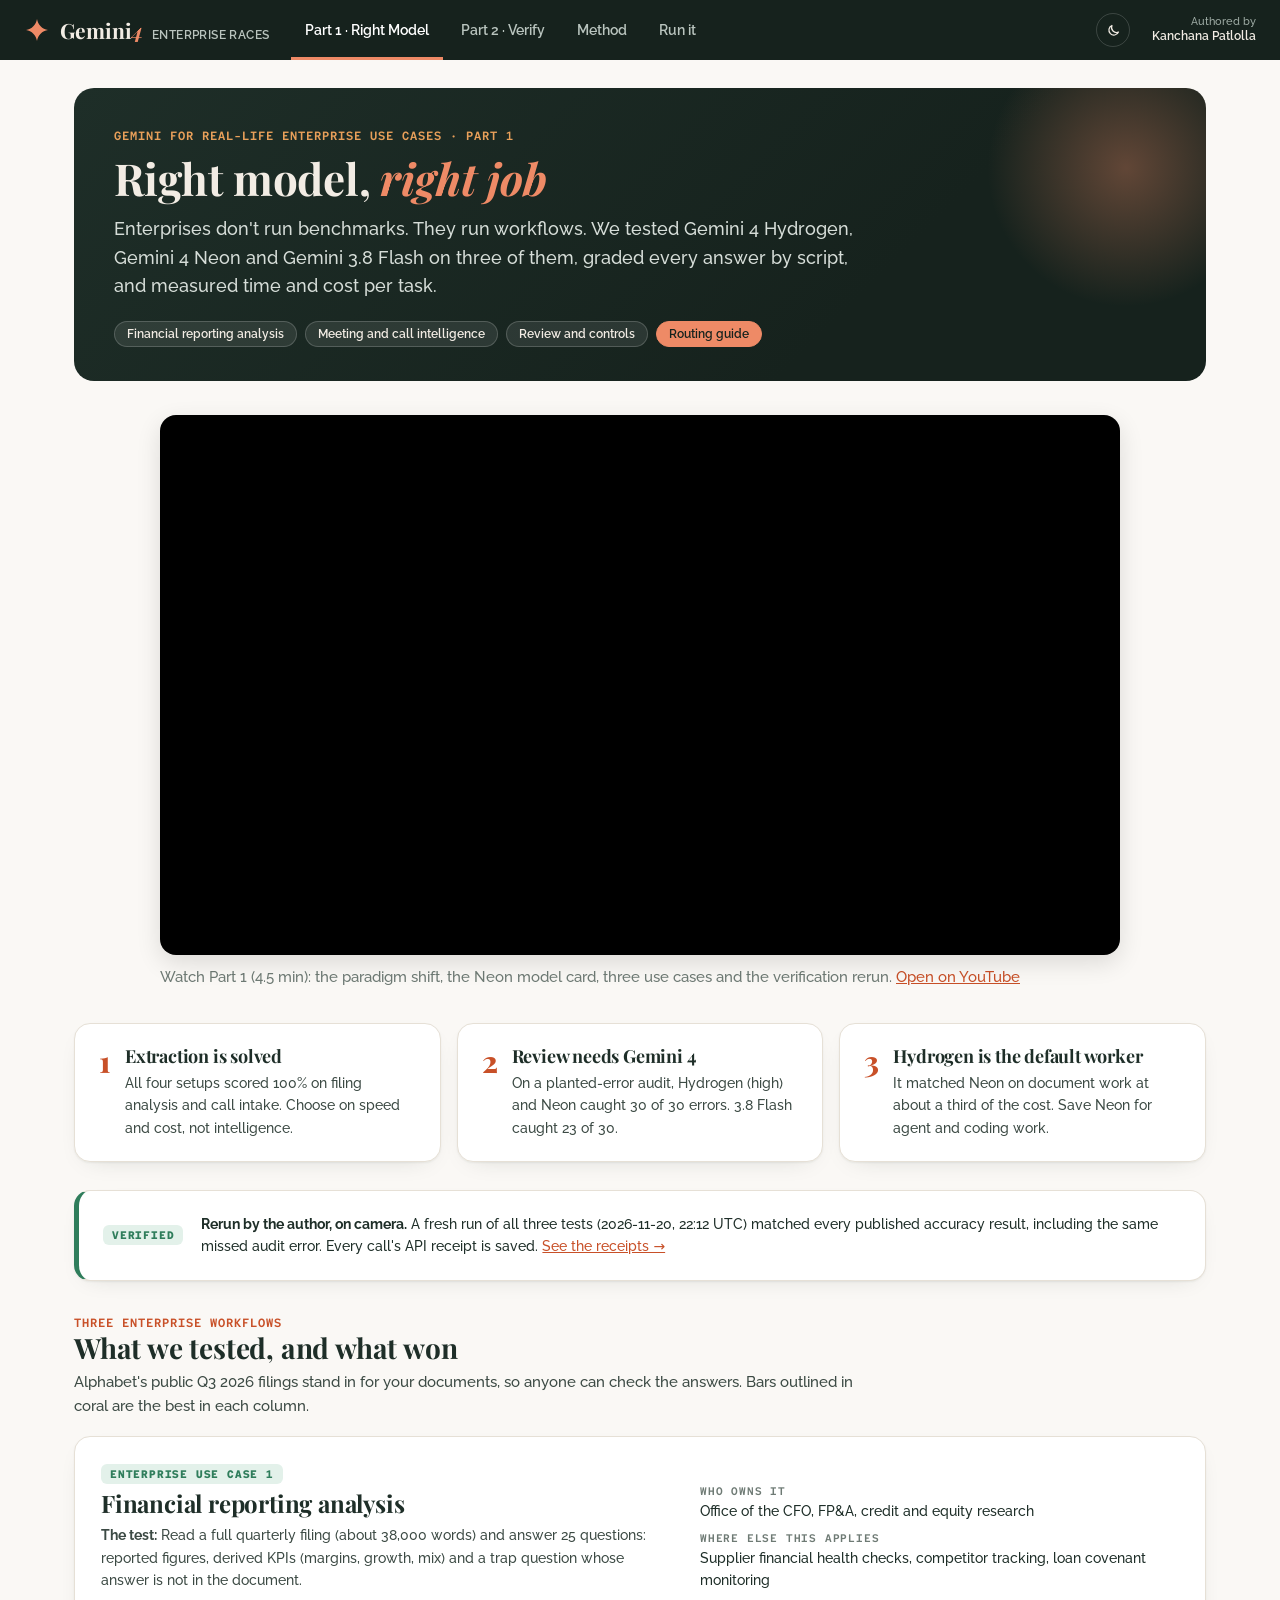
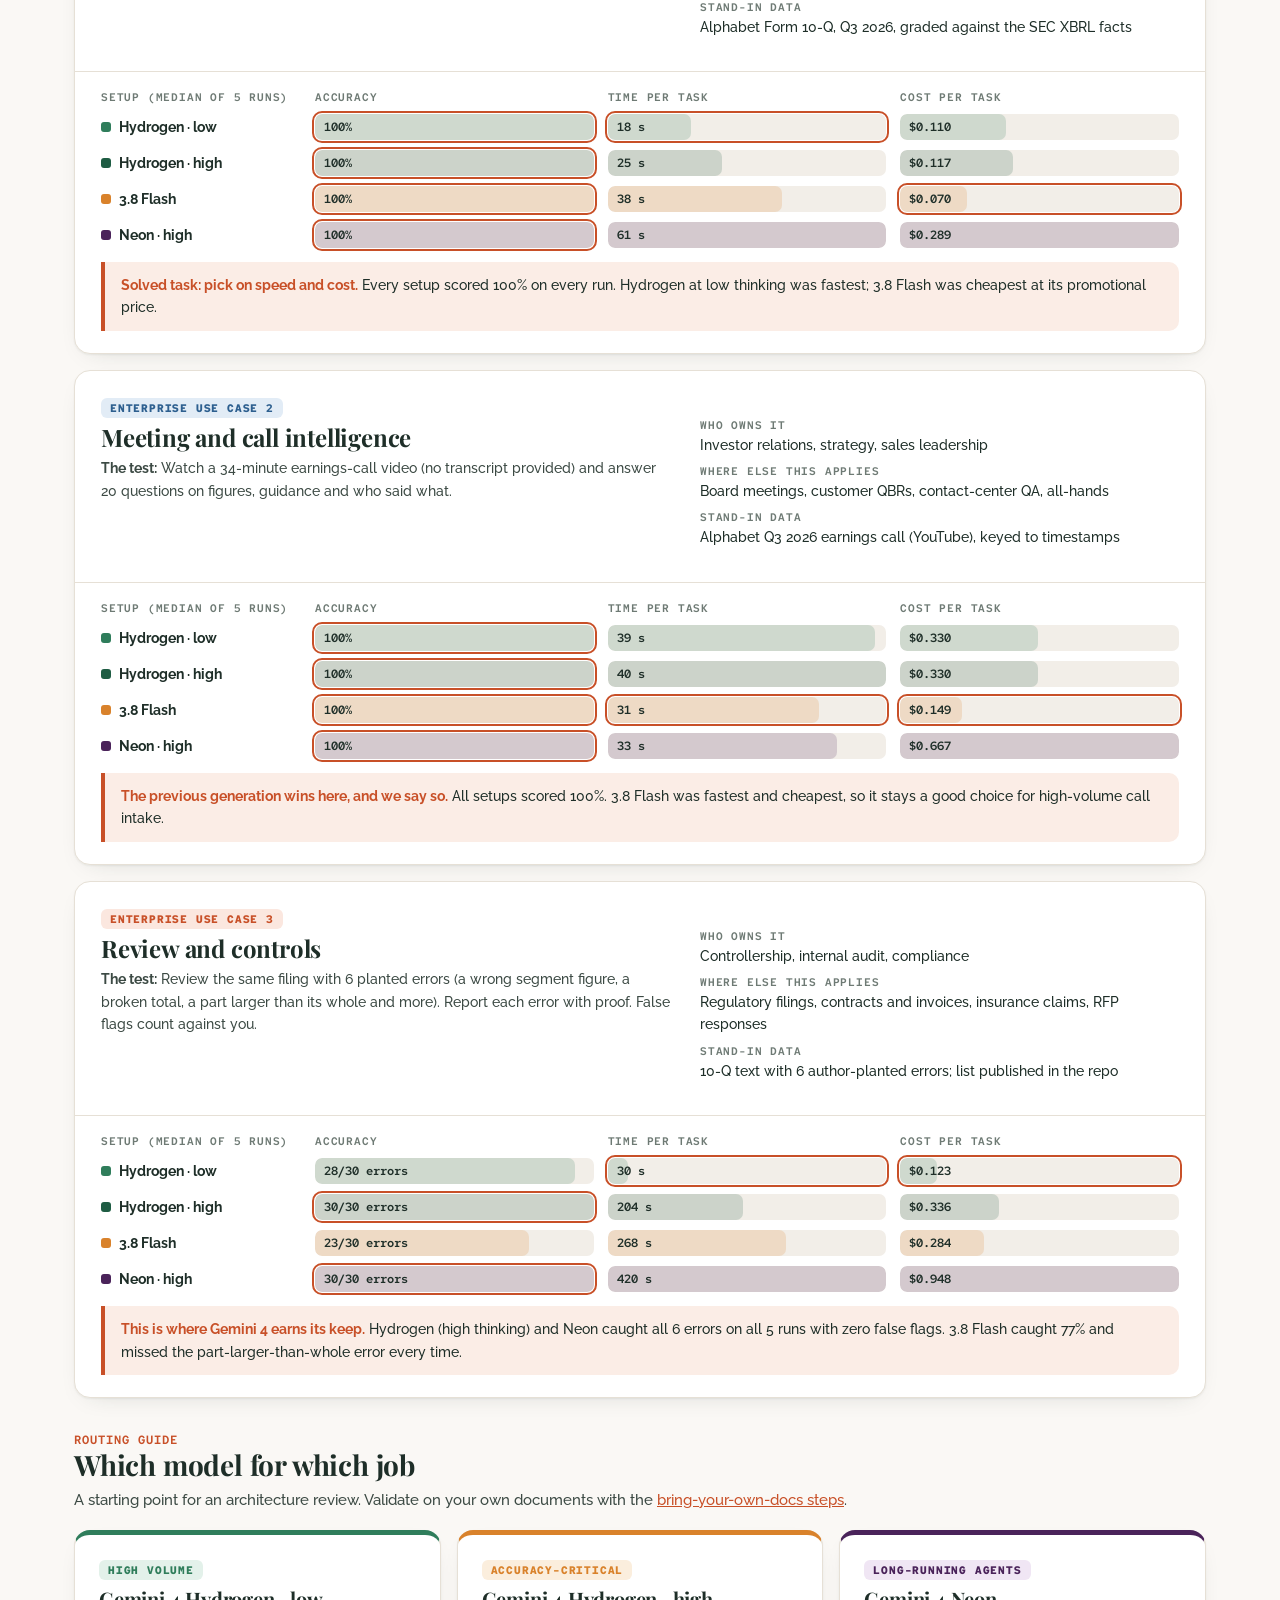
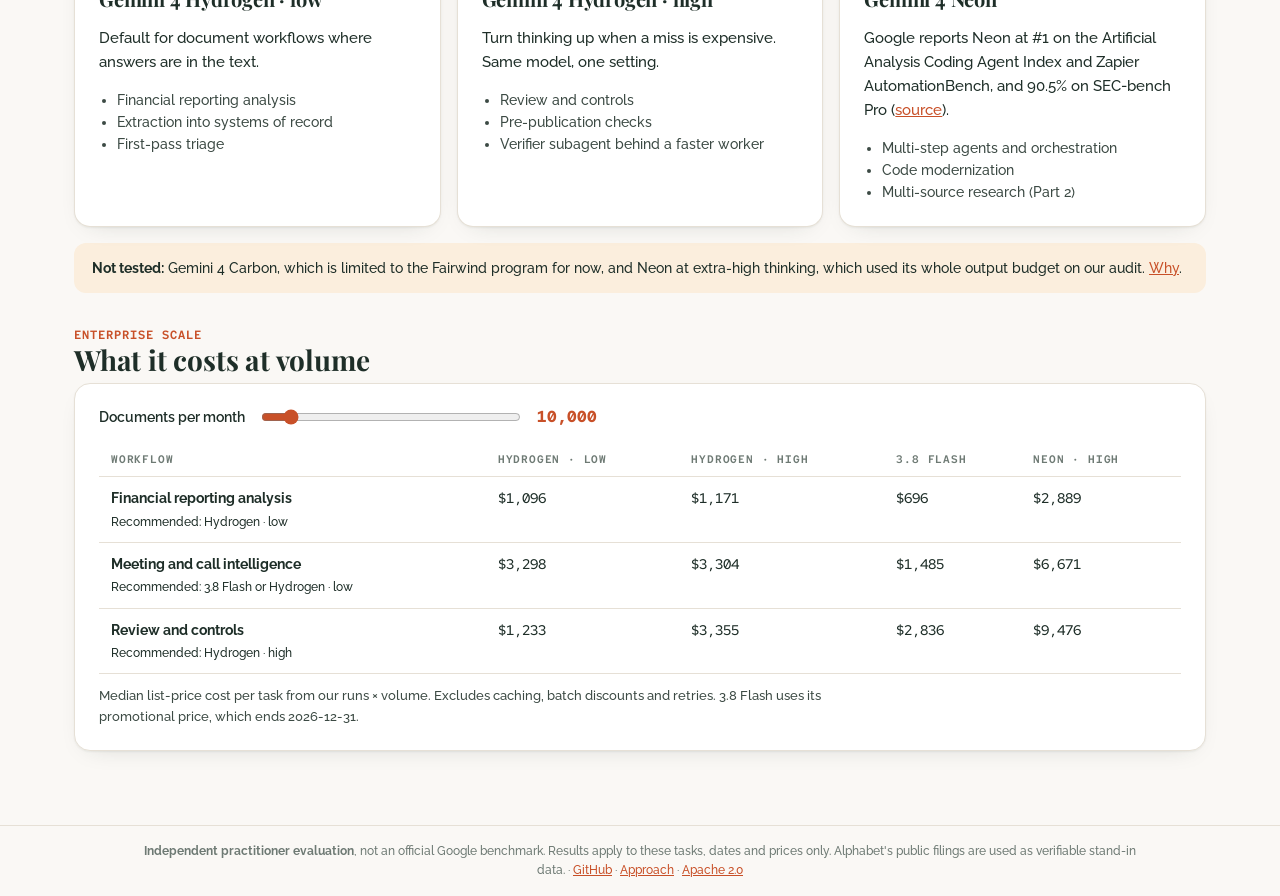
<file: docs/index.html>
<!DOCTYPE html>
<html lang="en">
<head>
<!-- Google Tag Manager -->
<script>(function(w,d,s,l,i){w[l]=w[l]||[];w[l].push({'gtm.start':
new Date().getTime(),event:'gtm.js'});var f=d.getElementsByTagName(s)[0],
j=d.createElement(s),dl=l!='dataLayer'?'&l='+l:'';j.async=true;j.src=
'https://www.googletagmanager.com/gtm.js?id='+i+dl;f.parentNode.insertBefore(j,f);
})(window,document,'script','dataLayer','GTM-MKN39GPM');</script>
<!-- End Google Tag Manager -->
<meta charset="UTF-8">
<meta name="viewport" content="width=device-width, initial-scale=1.0">
<meta name="referrer" content="strict-origin-when-cross-origin">
<title>Gemini for Real-Life Enterprise Use Cases: Right Model, Right Job</title>
<meta name="description" content="Script-graded tests of Gemini 4 Hydrogen, Gemini 4 Neon and Gemini 3.8 Flash on enterprise workflows: financial reporting analysis, call intelligence, and review and controls. Accuracy, time and cost per task.">
<link rel="canonical" href="https://gemini4.cloudrace.info/">
<meta property="og:title" content="Gemini for Real-Life Enterprise Use Cases">
<meta property="og:description" content="Which Gemini model should run each enterprise workflow? Accuracy, time and cost on real filings and a real earnings call.">
<meta property="og:url" content="https://gemini4.cloudrace.info/">
<meta property="og:type" content="website">
<meta property="og:image" content="https://gemini4.cloudrace.info/assets/youtube_thumbnail.png">
<meta property="og:image:width" content="1280">
<meta property="og:image:height" content="720">
<meta name="twitter:card" content="summary_large_image">
<meta name="twitter:image" content="https://gemini4.cloudrace.info/assets/youtube_thumbnail.png">
<link rel="preconnect" href="https://fonts.googleapis.com">
<link rel="preconnect" href="https://fonts.gstatic.com" crossorigin>
<link href="https://fonts.googleapis.com/css2?family=Playfair+Display:ital,wght@0,600;0,700;0,800;1,600&family=Raleway:wght@400;500;600;700&family=Red+Hat+Mono:wght@400;500;600&display=swap" rel="stylesheet">
<style>:root{
  --head:'Playfair Display',Georgia,serif;--body:'Raleway',system-ui,sans-serif;--mono:'Red Hat Mono',ui-monospace,monospace;
  --forest:#1E2E28;--forest-deep:#16221D;--coral:#C85028;--amber:#D9822B;--plum:#4A235A;--success:#2F7D5B;--blue:#2D5F8F;
  --bg:#FAF8F5;--surface:#FFFFFF;--surface-2:#F2EEE8;--line:#E6E0D6;--line-2:#D3CBBE;
  --ink:#1E2E28;--ink-2:#3C4A44;--muted:#6E7A74;--hl:#FBEDE6;
  --t-green:#E3F1EA;--t-coral:#FBE7DF;--t-amber:#FBEEDD;--t-plum:#F0E6F4;--t-blue:#E2ECF6;
  --shadow:0 1px 2px rgba(30,46,40,.06),0 8px 24px -16px rgba(30,46,40,.25);color-scheme:light;
}
:root.dark{
  --bg:#121A16;--surface:#18231E;--surface-2:#1F2C26;--line:#2C3B34;--line-2:#42554C;
  --ink:#EDE8DF;--ink-2:#CFC9BE;--muted:#93A098;--hl:#2A2320;
  --coral:#EE8A66;--amber:#E9A05A;--plum:#CFA9E0;--success:#7CC8A1;--blue:#8FB6DE;
  --t-green:#22392E;--t-coral:#46291E;--t-amber:#45341F;--t-plum:#3A2945;--t-blue:#25374B;
  --shadow:none;color-scheme:dark;
}
*{box-sizing:border-box}
html,body{margin:0}
body{background:var(--bg);color:var(--ink);font:500 15px/1.6 var(--body);-webkit-font-smoothing:antialiased}
a{color:var(--coral)}
code,pre{font-family:var(--mono)}
code{font-size:.9em;background:var(--surface-2);padding:1px 5px;border-radius:5px}
pre{background:var(--forest-deep);color:#E9E4DA;padding:16px 18px;border-radius:12px;overflow:auto;font-size:13px;line-height:1.55}
h1,h2,h3{font-family:var(--head);font-weight:700;letter-spacing:-.2px;line-height:1.2}
.app{min-height:100vh;display:flex;flex-direction:column}

/* top bar */
.top{display:flex;align-items:center;gap:22px;padding:0 24px;height:60px;background:var(--forest-deep);color:#F2ECE4;position:sticky;top:0;z-index:20}
.brand{display:flex;align-items:center;gap:10px;text-decoration:none;color:#F2ECE4;font:700 21px var(--head);flex:none}
.brand em{color:#EE8A66;font-style:italic}
.brand small{font:600 12px var(--body);color:#B9C4BE;letter-spacing:.4px;text-transform:uppercase;margin-left:4px}
.tabs{display:flex;gap:4px;align-self:stretch}
.tab{display:flex;align-items:center;padding:0 14px;text-decoration:none;font-weight:600;font-size:14px;color:#B9C4BE;border-bottom:3px solid transparent;border-top:3px solid transparent}
.tab:hover{color:#fff}
.tab.on{color:#fff;border-bottom-color:#EE8A66}
.grow{flex:1}
.iconbtn{width:34px;height:34px;display:grid;place-items:center;border:1px solid rgba(255,255,255,.16);border-radius:50%;background:none;color:#F2ECE4;cursor:pointer}
.ico{width:15px;height:15px}
.by{font-size:11px;line-height:1.3;color:#9FACA5;text-align:right}
.by b{display:block;color:#F2ECE4;font-size:12px;font-weight:600}

/* layout */
.view{flex:1;width:100%;max-width:1180px;margin:0 auto;padding:28px 24px 40px;outline:none}
.card{background:var(--surface);border:1px solid var(--line);border-radius:16px;box-shadow:var(--shadow);padding:22px 24px}
.grid{display:grid;gap:16px}
.g3{grid-template-columns:repeat(3,minmax(0,1fr))}
.g2{grid-template-columns:repeat(2,minmax(0,1fr))}
.g4{grid-template-columns:repeat(4,minmax(0,1fr))}
section{margin:34px 0}
section>h2{font-size:28px;margin:0 0 6px}
.lede{color:var(--ink-2);max-width:780px;margin:0 0 18px}
.eyebrow{font:600 12px var(--mono);letter-spacing:1px;text-transform:uppercase;color:var(--coral)}

/* hero */
.hero{background:linear-gradient(135deg,var(--forest) 0%,var(--forest-deep) 70%);color:#F2ECE4;border-radius:20px;padding:40px 40px 34px;position:relative;overflow:hidden}
.hero:after{content:"";position:absolute;right:-60px;top:-60px;width:280px;height:280px;border-radius:50%;background:radial-gradient(circle,rgba(238,138,102,.35),transparent 70%)}
.hero h1{font-size:44px;margin:8px 0 10px;max-width:820px}
.hero h1 em{color:#EE8A66}
.hero p{font-size:18px;color:#D6DDD8;max-width:760px;margin:0 0 20px}
.hero .eyebrow{color:#E9A05A}
.pills{display:flex;flex-wrap:wrap;gap:8px}
.pill{font:600 12px var(--body);padding:5px 12px;border-radius:999px;background:rgba(255,255,255,.09);border:1px solid rgba(255,255,255,.18);color:#F2ECE4;text-decoration:none}
a.pill:hover{border-color:#EE8A66}
.pill.on{background:#EE8A66;color:#16221D;border-color:#EE8A66}

/* takeaways */
.take{display:flex;gap:14px;align-items:flex-start}
.take .n{font:800 30px var(--head);color:var(--coral);line-height:1}
.take h3{margin:0 0 4px;font-size:18px}
.take p{margin:0;color:var(--ink-2);font-size:14px}

/* use-case panel */
.uc{padding:0;overflow:hidden}
.uc-h{display:grid;grid-template-columns:1.2fr 1fr;gap:24px;padding:24px 26px 18px;border-bottom:1px solid var(--line)}
.uc-h h3{font-size:24px;margin:4px 0 6px}
.uc-h p{margin:0;color:var(--ink-2);font-size:14px}
.tag{display:inline-block;font:700 11px var(--mono);letter-spacing:.8px;text-transform:uppercase;padding:3px 9px;border-radius:6px}
.tag.green{background:var(--t-green);color:var(--success)}
.tag.coral{background:var(--t-coral);color:var(--coral)}
.tag.amber{background:var(--t-amber);color:var(--amber)}
.tag.plum{background:var(--t-plum);color:var(--plum)}
.tag.blue{background:var(--t-blue);color:var(--blue)}
.meta dt{font:600 11px var(--mono);text-transform:uppercase;letter-spacing:.8px;color:var(--muted);margin-top:8px}
.meta dd{margin:2px 0 0;font-size:14px}
.uc-b{padding:18px 26px 22px}
.verdict{margin:14px 0 0;padding:12px 16px;border-left:4px solid var(--coral);background:var(--hl);border-radius:0 10px 10px 0;font-size:14px}
.verdict b{color:var(--coral)}

/* result rows */
.rows{display:grid;gap:10px}
.row{display:grid;grid-template-columns:200px 1fr 1fr 1fr;gap:14px;align-items:center}
.row.head{font:600 11px var(--mono);letter-spacing:.8px;text-transform:uppercase;color:var(--muted)}
.row .who{font-weight:700;font-size:14px;display:flex;align-items:center;gap:8px}
.sw{width:10px;height:10px;border-radius:3px;flex:none}
.bar{position:relative;height:26px;background:var(--surface-2);border-radius:7px;overflow:hidden}
.bar i{position:absolute;inset:0 auto 0 0;border-radius:7px;opacity:.9}
.bar span{position:relative;z-index:1;font:600 12px var(--mono);line-height:26px;padding-left:9px;color:var(--ink)}
.best{outline:2px solid var(--coral);outline-offset:1px}

/* tables */
table{width:100%;border-collapse:collapse;font-size:14px}
th,td{text-align:left;padding:10px 12px;border-bottom:1px solid var(--line);vertical-align:top}
th{font:600 11px var(--mono);letter-spacing:.8px;text-transform:uppercase;color:var(--muted)}
td.num{font-family:var(--mono);white-space:nowrap}
tr.pick td{background:var(--t-green)}

/* routing */
.route{border-top:5px solid var(--success)}
.route.r2{border-top-color:var(--amber)}
.route.r3{border-top-color:var(--plum)}
.route h3{margin:6px 0 4px;font-size:20px}
.route ul{margin:8px 0 0;padding-left:18px;font-size:14px;color:var(--ink-2)}

/* controls */
.ctrl{display:flex;flex-wrap:wrap;align-items:center;gap:14px;margin-bottom:14px}
.ctrl label{font-weight:600;font-size:14px}
.ctrl input[type=range]{width:260px;accent-color:var(--coral)}
.ctrl output{font:700 16px var(--mono);color:var(--coral)}

.callout{padding:14px 18px;border-radius:12px;background:var(--t-amber);font-size:14px}
.soon{border:2px dashed var(--line-2);background:transparent;box-shadow:none}
.steps{counter-reset:s;list-style:none;padding:0;margin:0}
.steps li{counter-increment:s;position:relative;padding:0 0 14px 42px}
.steps li:before{content:counter(s);position:absolute;left:0;top:0;width:28px;height:28px;border-radius:50%;background:var(--forest);color:#fff;display:grid;place-items:center;font:700 13px var(--mono)}
.foot{border-top:1px solid var(--line);padding:16px 24px;font-size:12px;color:var(--muted);text-align:center}
.foot p{max-width:1000px;margin:0 auto}

@media (max-width:900px){
  .g3,.g4,.g2,.uc-h{grid-template-columns:1fr}
  .row{grid-template-columns:1fr;gap:4px}
  .row.head{display:none}
  .hero h1{font-size:32px}
  .tabs .tab{padding:0 8px;font-size:12px}
  .by,.brand small{display:none}
}

.video-wrap{position:relative;aspect-ratio:16/9;max-width:960px;margin:0 auto;border-radius:16px;overflow:hidden;background:#000;box-shadow:0 8px 24px rgba(0,0,0,.12)}
.video-wrap iframe{position:absolute;inset:0;width:100%;height:100%;border:0}
.video-cap{font-size:15px;color:var(--muted);max-width:960px;margin:10px auto 0}

/* Part 2 flow diagram (animated "ant" arrows) */
.flow svg{width:100%;height:auto;display:block}
.flow .n rect{fill:var(--surface-2);stroke:var(--line-2);stroke-width:1.5}
.flow .n.core rect{fill:var(--forest);stroke:#EE8A66;stroke-width:2}
.flow .n.core .t,.flow .n.core .s{fill:#F2ECE4}
.flow .n.hot rect{stroke:var(--coral);stroke-width:2;animation:pulse 1.8s ease-in-out infinite}
.flow .n.vid rect{stroke:var(--plum);stroke-width:2}
.flow .n.ver rect{stroke:var(--blue);stroke-width:2}
.flow .n.good rect{fill:var(--t-green);stroke:var(--success);stroke-width:2}
.flow .n.warn rect{fill:var(--t-coral);stroke:var(--coral);stroke-width:2}
.flow .t{font:700 16px var(--body);fill:var(--ink);text-anchor:middle}
.flow .s{font:500 12.5px var(--body);fill:var(--muted);text-anchor:middle}
.flow .ant{fill:none;stroke:var(--line-2);stroke-width:2.5;stroke-dasharray:7 7;animation:ant .9s linear infinite}
.flow .ant.ok{stroke:var(--success)}
.flow .ant.bad{stroke:var(--coral)}
.flow .pkt{fill:#EE8A66}
.gets{margin-top:14px;font-size:14px;color:var(--ink-2)}
.gets b{color:var(--ink)}
@keyframes ant{to{stroke-dashoffset:-14}}
@keyframes pulse{50%{stroke-opacity:.25}}
@media (prefers-reduced-motion:reduce){.flow .ant,.flow .n.hot rect{animation:none}.flow .pkt{display:none}}

/* Part 2 explorer */
.xq{display:flex;flex-wrap:wrap;gap:6px;margin-bottom:18px}
.qb{display:flex;flex-direction:column;align-items:flex-start;gap:1px;padding:7px 11px;border:1px solid var(--line);border-radius:10px;background:var(--surface);color:var(--ink);cursor:pointer;font:500 11px var(--body)}
.qb b{font:700 12px var(--mono)}
.qb span{color:var(--muted);max-width:130px;white-space:nowrap;overflow:hidden;text-overflow:ellipsis}
.qb.on{border-color:var(--coral);background:var(--hl)}
#xd h3{margin:0 0 4px;font-size:20px}
.xa{margin:0 0 14px;font-size:14px;color:var(--ink-2)}
.xrows{display:grid;gap:6px}
.xs{display:grid;grid-template-columns:190px 120px 70px 1fr;gap:12px;align-items:center;padding:8px 12px;border:1px solid var(--line);border-radius:10px;background:var(--surface);color:var(--ink);text-align:left;cursor:pointer;font:500 14px var(--body)}
.xs.head{border:0;background:none;cursor:default;font:600 11px var(--mono);letter-spacing:.8px;text-transform:uppercase;color:var(--muted);padding:0 12px}
.xs.on{border-color:var(--coral);box-shadow:0 0 0 1px var(--coral)}
.xs .who{font-weight:700;display:flex;align-items:center;gap:8px}
.xs .num,.xs .val{font:600 13px var(--mono)}
.dots{display:flex;gap:5px}
.dots i{width:14px;height:14px;border-radius:50%;display:block}
.dots i.ok{background:var(--success)}
.dots i.no{background:var(--coral)}
.cites{list-style:none;margin:0;padding:0;display:grid;gap:8px}
.cites li{display:grid;grid-template-columns:96px 1fr auto;gap:12px;align-items:start;padding:10px 12px;border-radius:10px;background:var(--surface-2);font-size:13.5px}
.cites li.no{background:var(--t-coral)}
.cites .q{font-family:var(--mono);font-size:12.5px;word-break:break-word}
.cites em{font:700 12px var(--mono);font-style:normal;white-space:nowrap;color:var(--success)}
.cites li.no em{color:var(--coral)}
@media (max-width:900px){.xs{grid-template-columns:1fr 1fr}.xs.head{display:none}.cites li{grid-template-columns:1fr}}
</style>
</head>
<body>
<!-- Google Tag Manager (noscript) -->
<noscript><iframe src="https://www.googletagmanager.com/ns.html?id=GTM-MKN39GPM"
height="0" width="0" style="display:none;visibility:hidden"></iframe></noscript>
<!-- End Google Tag Manager (noscript) -->
<div class="app">
  <header class="top">
    <a class="brand" href="#/part1">
      <svg width="26" height="26" viewBox="0 0 26 26" aria-hidden="true"><path d="M13 2c.9 5.8 5.2 10.1 11 11-5.8.9-10.1 5.2-11 11-.9-5.8-5.2-10.1-11-11C7.8 12.1 12.1 7.8 13 2z" fill="#EE8A66"/></svg>
      <span>Gemini<em>4</em> <small>Enterprise Races</small></span>
    </a>
    <nav class="tabs" aria-label="Sections">
      <a class="tab" data-tab="part1" href="#/part1">Part 1 · Right Model</a>
      <a class="tab" data-tab="part2" href="#/part2">Part 2 · Verify</a>
      <a class="tab" data-tab="method" href="#/method">Method</a>
      <a class="tab" data-tab="run" href="#/run">Run it</a>
    </nav>
    <span class="grow"></span>
    <button class="iconbtn" id="theme" title="Toggle dark mode" aria-label="Toggle dark mode"><svg class="ico" viewBox="0 0 24 24" fill="none" stroke="currentColor" stroke-width="2" stroke-linejoin="round"><path d="M20 14.5A8 8 0 0 1 9.5 4 8 8 0 1 0 20 14.5z"/></svg></button>
    <div class="by"><span>Authored by</span><b>Kanchana Patlolla</b></div>
  </header>
  <main id="view" class="view" tabindex="-1"></main>
  <footer class="foot">
    <p><b>Independent practitioner evaluation</b>, not an official Google benchmark. Results apply to these tasks, dates and prices only. Alphabet's public filings are used as verifiable stand-in data.
    · <a href="https://github.com/kanchpat/gemini4-enterprise-races">GitHub</a>
    · <a href="https://github.com/kanchpat/gemini4-enterprise-races/blob/main/docs/approach.md">Approach</a>
    · <a href="https://github.com/kanchpat/gemini4-enterprise-races/blob/main/LICENSE">Apache 2.0</a></p>
  </footer>
</div>
<script>/* Gemini for Real-Life Enterprise Use Cases — single-page app.
 * DATA (results/summary.json) is injected by scripts/build_site.py. */
const DATA = {"tests":{"analyst":{"use_case":"Financial reporting analysis","source":"results/race1_runs.jsonl","configs":[{"model":"gemini-4-hydrogen","thinking":"LOW","label":"Gemini 4 Hydrogen (low)","runs":5,"accuracy_median_pct":100.0,"accuracy_min_pct":100.0,"accuracy_max_pct":100.0,"seconds_median":18.1,"seconds_min":15.9,"seconds_max":23.2,"cost_usd_median":0.1096},{"model":"gemini-4-hydrogen","thinking":"HIGH","label":"Gemini 4 Hydrogen (high)","runs":5,"accuracy_median_pct":100.0,"accuracy_min_pct":100.0,"accuracy_max_pct":100.0,"seconds_median":24.9,"seconds_min":22.7,"seconds_max":25.5,"cost_usd_median":0.1171},{"model":"gemini-3.8-flash","thinking":"HIGH","label":"Gemini 3.8 Flash (high)","runs":5,"accuracy_median_pct":100.0,"accuracy_min_pct":100.0,"accuracy_max_pct":100.0,"seconds_median":37.9,"seconds_min":31.2,"seconds_max":45.0,"cost_usd_median":0.0696},{"model":"gemini-4-neon","thinking":"HIGH","label":"Gemini 4 Neon (high)","runs":5,"accuracy_median_pct":100.0,"accuracy_min_pct":100.0,"accuracy_max_pct":100.0,"seconds_median":60.7,"seconds_min":58.5,"seconds_max":74.5,"cost_usd_median":0.2889}]},"intake":{"use_case":"Meeting and call intelligence","source":"results/race2_runs.jsonl","configs":[{"model":"gemini-3.8-flash","thinking":"HIGH","label":"Gemini 3.8 Flash (high)","runs":5,"accuracy_median_pct":100.0,"accuracy_min_pct":100.0,"accuracy_max_pct":100.0,"seconds_median":30.6,"seconds_min":26.7,"seconds_max":34.5,"cost_usd_median":0.1485},{"model":"gemini-4-neon","thinking":"HIGH","label":"Gemini 4 Neon (high)","runs":5,"accuracy_median_pct":100.0,"accuracy_min_pct":100.0,"accuracy_max_pct":100.0,"seconds_median":33.1,"seconds_min":29.6,"seconds_max":50.3,"cost_usd_median":0.6671},{"model":"gemini-4-hydrogen","thinking":"LOW","label":"Gemini 4 Hydrogen (low)","runs":5,"accuracy_median_pct":100.0,"accuracy_min_pct":100.0,"accuracy_max_pct":100.0,"seconds_median":38.7,"seconds_min":30.8,"seconds_max":76.5,"cost_usd_median":0.3298},{"model":"gemini-4-hydrogen","thinking":"HIGH","label":"Gemini 4 Hydrogen (high)","runs":5,"accuracy_median_pct":100.0,"accuracy_min_pct":100.0,"accuracy_max_pct":100.0,"seconds_median":40.3,"seconds_min":34.6,"seconds_max":52.0,"cost_usd_median":0.3304}]},"audit":{"use_case":"Review and controls","source":"results/audit_runs.jsonl","configs":[{"model":"gemini-4-hydrogen","thinking":"LOW","label":"Gemini 4 Hydrogen (low)","runs":5,"accuracy_median_pct":100.0,"accuracy_min_pct":83.3,"accuracy_max_pct":100.0,"seconds_median":30.1,"seconds_min":22.7,"seconds_max":49.8,"cost_usd_median":0.1233,"errors_found":28,"errors_planted":30,"false_flags":0,"missed_by_error":{"e5":2}},{"model":"gemini-4-hydrogen","thinking":"HIGH","label":"Gemini 4 Hydrogen (high)","runs":5,"accuracy_median_pct":100.0,"accuracy_min_pct":100.0,"accuracy_max_pct":100.0,"seconds_median":203.8,"seconds_min":192.1,"seconds_max":217.4,"cost_usd_median":0.3355,"errors_found":30,"errors_planted":30,"false_flags":0,"missed_by_error":{}},{"model":"gemini-3.8-flash","thinking":"HIGH","label":"Gemini 3.8 Flash (high)","runs":5,"accuracy_median_pct":83.3,"accuracy_min_pct":66.7,"accuracy_max_pct":83.3,"seconds_median":268.2,"seconds_min":234.6,"seconds_max":350.2,"cost_usd_median":0.2836,"errors_found":23,"errors_planted":30,"false_flags":0,"missed_by_error":{"e5":5,"e3":2}},{"model":"gemini-4-neon","thinking":"HIGH","label":"Gemini 4 Neon (high)","runs":5,"accuracy_median_pct":100.0,"accuracy_min_pct":100.0,"accuracy_max_pct":100.0,"seconds_median":420.0,"seconds_min":394.5,"seconds_max":460.8,"cost_usd_median":0.9476,"errors_found":30,"errors_planted":30,"false_flags":0,"missed_by_error":{}}]},"ladder_pilot":{"use_case":"Multi-step reasoning (pilot, 1 run)","source":"results/pilot/ladder.jsonl","configs":[{"model":"gemini-4-hydrogen","thinking":"LOW","label":"Gemini 4 Hydrogen (low)","runs":1,"accuracy_median_pct":100.0,"accuracy_min_pct":100.0,"accuracy_max_pct":100.0,"seconds_median":24.2,"seconds_min":24.2,"seconds_max":24.2,"cost_usd_median":0.1185},{"model":"gemini-4-hydrogen","thinking":"HIGH","label":"Gemini 4 Hydrogen (high)","runs":1,"accuracy_median_pct":100.0,"accuracy_min_pct":100.0,"accuracy_max_pct":100.0,"seconds_median":46.1,"seconds_min":46.1,"seconds_max":46.1,"cost_usd_median":0.1418},{"model":"gemini-4-neon","thinking":"HIGH","label":"Gemini 4 Neon (high)","runs":1,"accuracy_median_pct":100.0,"accuracy_min_pct":100.0,"accuracy_max_pct":100.0,"seconds_median":94.5,"seconds_min":94.5,"seconds_max":94.5,"cost_usd_median":0.3539},{"model":"gemini-3.8-flash","thinking":"HIGH","label":"Gemini 3.8 Flash (high)","runs":1,"accuracy_median_pct":100.0,"accuracy_min_pct":100.0,"accuracy_max_pct":100.0,"seconds_median":125.5,"seconds_min":125.5,"seconds_max":125.5,"cost_usd_median":0.1191},{"model":"gemini-4-neon","thinking":"XHIGH","label":"Gemini 4 Neon (extra high)","runs":1,"accuracy_median_pct":100.0,"accuracy_min_pct":100.0,"accuracy_max_pct":100.0,"seconds_median":216.2,"seconds_min":216.2,"seconds_max":216.2,"cost_usd_median":0.5845}]},"part2":{"use_case":"Research and due diligence","source":"results/part2_runs.jsonl","configs":[{"model":"gemini-4-hydrogen","thinking":"LOW","label":"Gemini 4 Hydrogen (low)","runs":5,"accuracy_median_pct":92.9,"accuracy_min_pct":92.9,"accuracy_max_pct":92.9,"seconds_median":54.0,"seconds_min":47.9,"seconds_max":57.3,"cost_usd_median":0.5501,"questions":14,"fully_verified":65,"answers_total":70,"per_run":[13,13,13,13,13],"citations":157,"citations_verified":157,"conflicts_caught":10,"false_conflicts":0,"max_output_tokens":32768,"by_question":{"q01":5,"q02":0,"q03":5,"q04":5,"q05":5,"q06":5,"q07":5,"q08":5,"q09":5,"q10":5,"q11":5,"q12":5,"q13":5,"q14":5}},{"model":"gemini-4-hydrogen","thinking":"HIGH","label":"Gemini 4 Hydrogen (high)","runs":5,"accuracy_median_pct":100.0,"accuracy_min_pct":92.9,"accuracy_max_pct":100.0,"seconds_median":129.6,"seconds_min":108.2,"seconds_max":157.3,"cost_usd_median":0.6369,"questions":14,"fully_verified":69,"answers_total":70,"per_run":[14,14,14,13,14],"citations":176,"citations_verified":176,"conflicts_caught":10,"false_conflicts":0,"max_output_tokens":32768,"by_question":{"q01":5,"q02":4,"q03":5,"q04":5,"q05":5,"q06":5,"q07":5,"q08":5,"q09":5,"q10":5,"q11":5,"q12":5,"q13":5,"q14":5}},{"model":"gemini-3.8-flash","thinking":"HIGH","label":"Gemini 3.8 Flash (high)","runs":5,"accuracy_median_pct":92.9,"accuracy_min_pct":85.7,"accuracy_max_pct":100.0,"seconds_median":184.7,"seconds_min":141.1,"seconds_max":240.4,"cost_usd_median":0.3435,"questions":14,"fully_verified":64,"answers_total":70,"per_run":[12,13,12,14,13],"citations":150,"citations_verified":147,"conflicts_caught":10,"false_conflicts":0,"max_output_tokens":65536,"by_question":{"q01":5,"q02":2,"q03":5,"q04":5,"q05":5,"q06":5,"q07":5,"q08":5,"q09":5,"q10":5,"q11":5,"q12":5,"q13":2,"q14":5}},{"model":"gemini-4-neon","thinking":"HIGH","label":"Gemini 4 Neon (high)","runs":5,"accuracy_median_pct":100.0,"accuracy_min_pct":100.0,"accuracy_max_pct":100.0,"seconds_median":202.8,"seconds_min":183.0,"seconds_max":223.1,"cost_usd_median":1.3377,"questions":14,"fully_verified":70,"answers_total":70,"per_run":[14,14,14,14,14],"citations":180,"citations_verified":180,"conflicts_caught":10,"false_conflicts":0,"max_output_tokens":32768,"by_question":{"q01":5,"q02":5,"q03":5,"q04":5,"q05":5,"q06":5,"q07":5,"q08":5,"q09":5,"q10":5,"q11":5,"q12":5,"q13":5,"q14":5}}]}},"explorer":{"video":"https://www.youtube.com/watch?v=X9mmCagxJTo","questions":[{"id":"q01","q":"Google Services revenue growth year over year for the quarter, in percent","kind":"conflict (percentage)","answer":11,"planted":{"source":"release","value":13,"note":"headline bullet changed from 11% to 13%"},"lookalike":null,"note":null,"call_t":1691,"setups":{"gemini-4-hydrogen|LOW":{"runs":[true,true,true,true,true],"values":[11,11,11,11,11],"conflict":[true,true,true,true,true],"cites":[{"source":"10q","ok":true,"why":"","value":11,"timestamp_s":null,"quote":"Revenues were $127.6 billion, an increase of 25% year over year, primarily driven by an increase in Google Cloud revenues of $15.6 billion, or 103%, and an increase in Google Services revenues of $9.3 billion, or 11%."},{"source":"release","ok":true,"why":"","value":13,"timestamp_s":null,"quote":"Google Services revenues increased 13% to $96.3 billion, led by 12% growth in Google Search & other with the year-over-year Search query growth rate the highest it has been in the last five years."},{"source":"call","ok":true,"why":"","value":11,"timestamp_s":1691,"quote":"Google Services revenues increased 11% to $96.3 billion, reflecting strong growth in search and subscriptions."}]},"gemini-4-hydrogen|HIGH":{"runs":[true,true,true,true,true],"values":[11,11,11,11,11],"conflict":[true,true,true,true,true],"cites":[{"source":"10q","ok":true,"why":"","value":11,"timestamp_s":null,"quote":"\u2022Revenues were $127.6 billion, an increase of 25% year over year, primarily driven by an increase in Google Cloud revenues of $15.6 billion, or 103%, and an increase in Google Services revenues of $9.3 billion, or 11%."},{"source":"release","ok":true,"why":"","value":13,"timestamp_s":null,"quote":"\u2022Google Services revenues increased 13% to $96.3 billion, led by 12% growth in Google Search & other with the year-over-year Search query growth rate the highest it has been in the last five years."},{"source":"call","ok":true,"why":"","value":11,"timestamp_s":1692,"quote":"Google Services revenues increased 11% to $96.3 billion, reflecting strong growth in Search and subscriptions."}]},"gemini-4-neon|HIGH":{"runs":[true,true,true,true,true],"values":[11,11,11,11,11],"conflict":[true,true,true,true,true],"cites":[{"source":"10q","ok":true,"why":"","value":11,"timestamp_s":null,"quote":"and an increase in Google Services revenues of $9.3 billion, or 11%."},{"source":"release","ok":true,"why":"","value":13,"timestamp_s":null,"quote":"Google Services revenues increased 13% to $96.3 billion, led by 12% growth in Google Search & other"},{"source":"call","ok":true,"why":"","value":11,"timestamp_s":1692,"quote":"Google Services revenues increased 11% to $96.3 billion"}]},"gemini-3.8-flash|HIGH":{"runs":[true,true,true,true,true],"values":[11.0,11,11.0,11,11],"conflict":[true,true,true,true,true],"cites":[{"source":"10q","ok":true,"why":"","value":11.0,"timestamp_s":null,"quote":"primarily driven by an increase in Google Cloud revenues of $15.6 billion, or 103%, and an increase in Google Services revenues of $9.3 billion, or 11%."},{"source":"release","ok":true,"why":"","value":13.0,"timestamp_s":null,"quote":"Google Services revenues increased 13% to $96.3 billion, led by 12% growth in Google Search & other with the year-over-year Search query growth rate the highest it has been in the last five years."},{"source":"call","ok":true,"why":"","value":11.0,"timestamp_s":1691,"quote":"Turning to segment results, Google Services revenues increased 11% to $96.3 billion, reflecting strong growth in Search and subscriptions."}]}}},{"id":"q02","q":"Free cash flow for the trailing twelve months ended September 30, 2026, in USD billions","kind":"conflict (no 10-Q figure)","answer":19.747,"planted":{"source":"release","value":17.947,"note":"TTM column of the free-cash-flow table changed from 19,747 to 17,947; the 10-Qs do not report free cash flow, so only the call contradicts it"},"lookalike":null,"note":null,"call_t":1627,"setups":{"gemini-4-hydrogen|LOW":{"runs":[false,false,false,false,false],"values":[17.947,17.947,17.947,17.947,17.947],"conflict":[true,true,true,true,true],"cites":[{"source":"release","ok":true,"why":"","value":17.947,"timestamp_s":null,"quote":"Free cash flow | $ | 24,551 | $ | 10,116 | $ | (5,855) | $ | (9,065) | $ | 17,947"},{"source":"call","ok":true,"why":"","value":19.7,"timestamp_s":1628,"quote":"Free cash flow was $19.7 billion for the trailing 12 months."}]},"gemini-4-hydrogen|HIGH":{"runs":[true,true,true,false,true],"values":[19.747,19.747,19.747,17.947,19.747],"conflict":[true,true,true,true,true],"cites":[{"source":"release","ok":true,"why":"","value":17.947,"timestamp_s":null,"quote":"Free cash flow | $ | 24,551 | $ | 10,116 | $ | (5,855) | $ | (9,065) | $ | 17,947"},{"source":"call","ok":true,"why":"","value":19.7,"timestamp_s":1627,"quote":"Free cash flow was $19.7 billion for the trailing 12 months."}]},"gemini-4-neon|HIGH":{"runs":[true,true,true,true,true],"values":[19.7,19.7,19.7,19.7,19.7],"conflict":[true,true,true,true,true],"cites":[{"source":"release","ok":true,"why":"","value":17.947,"timestamp_s":null,"quote":"Free cash flow | $ | 24,551 | $ | 10,116 | $ | (5,855) | $ | (9,065) | $ | 17,947"},{"source":"call","ok":true,"why":"","value":19.7,"timestamp_s":1628,"quote":"Free cash flow was $19.7 billion for the trailing 12 months."}]},"gemini-3.8-flash|HIGH":{"runs":[false,true,false,true,false],"values":[17.947,19.7,17.947,19.7,17.947],"conflict":[true,true,true,true,true],"cites":[{"source":"release","ok":true,"why":"","value":17.947,"timestamp_s":null,"quote":"Free cash flow | $ | 24,551 | $ | 10,116 | $ | (5,855) | $ | (9,065) | $ | 17,947"},{"source":"call","ok":true,"why":"","value":19.7,"timestamp_s":1628,"quote":"Free cash flow was $19.7 billion for the trailing 12 months."}]}}},{"id":"q03","q":"Google Cloud revenue growth from Q2 2026 to Q3 2026 (quarter over quarter), in percent","kind":"trend across quarters","answer":23.99,"planted":null,"lookalike":null,"note":null,"call_t":1777,"setups":{"gemini-4-hydrogen|LOW":{"runs":[true,true,true,true,true],"values":[23.99,23.99,23.99,23.99,23.99],"conflict":[false,false,false,false,false],"cites":[{"source":"10q","ok":true,"why":"","value":30.709,"timestamp_s":null,"quote":"Google Cloud | 15,157 | 30,709 | 41,041 | 75,505"},{"source":"10q_prior","ok":true,"why":"","value":24.768,"timestamp_s":null,"quote":"Google Cloud | 13,624 | 24,768 | 25,884 | 44,796"}]},"gemini-4-hydrogen|HIGH":{"runs":[true,true,true,true,true],"values":[23.99,23.99,23.99,23.99,23.99],"conflict":[false,false,false,false,false],"cites":[{"source":"10q_prior","ok":true,"why":"","value":24.768,"timestamp_s":null,"quote":"Google Cloud | 13,624 | 24,768 | 25,884 | 44,796 |"},{"source":"10q","ok":true,"why":"","value":30.709,"timestamp_s":null,"quote":"Google Cloud | 15,157 | 30,709 | 41,041 | 75,505 |"},{"source":"release","ok":true,"why":"","value":30.709,"timestamp_s":null,"quote":"Google Services | $ | 87,052 | $ | 96,302\nGoogle Cloud | 15,157 | 30,709"},{"source":"call","ok":true,"why":"","value":30.7,"timestamp_s":1776,"quote":"Cloud revenues were up 103% to $30.7 billion"}]},"gemini-4-neon|HIGH":{"runs":[true,true,true,true,true],"values":[23.99,23.99,23.99,23.99,23.99],"conflict":[false,false,false,false,false],"cites":[{"source":"10q","ok":true,"why":"","value":30.709,"timestamp_s":null,"quote":"Google Cloud | 15,157 | 30,709 | 41,041 | 75,505 |"},{"source":"release","ok":true,"why":"","value":30.709,"timestamp_s":null,"quote":"Google Services | $ | 87,052 | $ | 96,302\nGoogle Cloud | 15,157 | 30,709"},{"source":"call","ok":true,"why":"","value":30.7,"timestamp_s":1777,"quote":"Cloud revenues were up 103% to $30.7 billion"},{"source":"10q_prior","ok":true,"why":"","value":24.768,"timestamp_s":null,"quote":"Google Cloud | 13,624 | 24,768 | 25,884 | 44,796 |"}]},"gemini-3.8-flash|HIGH":{"runs":[true,true,true,true,true],"values":[23.99,23.99,23.99,23.99,23.99],"conflict":[false,false,false,false,false],"cites":[{"source":"10q","ok":true,"why":"","value":30709.0,"timestamp_s":null,"quote":"Google Cloud | 15,157 | 30,709 | 41,041 | 75,505"},{"source":"10q_prior","ok":true,"why":"","value":24768.0,"timestamp_s":null,"quote":"Google Cloud | 13,624 | 24,768 | 25,884 | 44,796"}]}}},{"id":"q04","q":"Increase in Google Cloud revenue backlog from June 30, 2026 to September 30, 2026, in USD billions","kind":"trend across quarters","answer":46.9,"planted":null,"lookalike":"total backlog ($567.7B / $519.5B) is not Cloud backlog; the call's $561B is rounding","note":null,"call_t":1832,"setups":{"gemini-4-hydrogen|LOW":{"runs":[true,true,true,true,true],"values":[46.9,46.9,46.9,46.9,46.9],"conflict":[false,false,false,false,false],"cites":[{"source":"10q","ok":true,"why":"","value":560.8,"timestamp_s":null,"quote":"As of September 30, 2026, we had $567.7 billion of remaining performance obligations (\u201crevenue backlog\u201d), of which $560.8 billion related to Google Cloud."},{"source":"10q_prior","ok":true,"why":"","value":513.9,"timestamp_s":null,"quote":"As of June 30, 2026, we had $519.5 billion of remaining performance obligations (\u201crevenue backlog\u201d), of which $513.9 billion related to Google Cloud."},{"source":"call","ok":true,"why":"","value":561,"timestamp_s":1832,"quote":"Google Cloud's backlog was $561 billion in the third quarter with the majority of the backlog related to typical GCP contracts."}]},"gemini-4-hydrogen|HIGH":{"runs":[true,true,true,true,true],"values":[46.9,46.9,46.9,46.9,46.9],"conflict":[false,false,false,false,false],"cites":[{"source":"10q_prior","ok":true,"why":"","value":513.9,"timestamp_s":null,"quote":"As of June 30, 2026, we had $519.5 billion of remaining performance obligations (\u201crevenue backlog\u201d), of which $513.9 billion related to Google Cloud."},{"source":"10q","ok":true,"why":"","value":560.8,"timestamp_s":null,"quote":"As of September 30, 2026, we had $567.7 billion of remaining performance obligations (\u201crevenue backlog\u201d), of which $560.8 billion related to Google Cloud."},{"source":"call","ok":true,"why":"","value":561,"timestamp_s":1831,"quote":"Google Cloud's backlog was $561 billion in the third quarter, with the majority of the backlog related to typical GCP contracts."}]},"gemini-4-neon|HIGH":{"runs":[true,true,true,true,true],"values":[46.9,46.9,46.9,46.9,46.9],"conflict":[false,false,false,false,false],"cites":[{"source":"10q","ok":true,"why":"","value":560.8,"timestamp_s":null,"quote":"As of September 30, 2026, we had $567.7 billion of remaining performance obligations (\u201crevenue backlog\u201d), of which $560.8 billion related to Google Cloud."},{"source":"call","ok":true,"why":"","value":561,"timestamp_s":1831,"quote":"Google Cloud's backlog was $561 billion in the third quarter"},{"source":"10q_prior","ok":true,"why":"","value":513.9,"timestamp_s":null,"quote":"As of June 30, 2026, we had $519.5 billion of remaining performance obligations (\u201crevenue backlog\u201d), of which $513.9 billion related to Google Cloud."}]},"gemini-3.8-flash|HIGH":{"runs":[true,true,true,true,true],"values":[46.9,46.9,46.9,46.9,46.9],"conflict":[false,false,false,false,false],"cites":[{"source":"10q","ok":true,"why":"","value":560.8,"timestamp_s":null,"quote":"As of September 30, 2026, we had $567.7 billion of remaining performance obligations (\u201crevenue backlog\u201d), of which $560.8 billion related to Google Cloud."},{"source":"10q_prior","ok":true,"why":"","value":513.9,"timestamp_s":null,"quote":"As of June 30, 2026, we had $519.5 billion of remaining performance obligations (\u201crevenue backlog\u201d), of which $513.9 billion related to Google Cloud."}]}}},{"id":"q05","q":"Net number of employees added during Q3 2026","kind":"trend across quarters","answer":5824,"planted":null,"lookalike":null,"note":null,"call_t":null,"setups":{"gemini-4-hydrogen|LOW":{"runs":[true,true,true,true,true],"values":[5824,5824,5824,5824,5824],"conflict":[false,false,false,false,false],"cites":[{"source":"10q","ok":true,"why":"","value":204757,"timestamp_s":null,"quote":"As of September 30, 2026, we had 204,757 employees."},{"source":"release","ok":true,"why":"","value":204757,"timestamp_s":null,"quote":"Number of employees | 190,167 | 204,757"},{"source":"10q_prior","ok":true,"why":"","value":198933,"timestamp_s":null,"quote":"As of June 30, 2026, we had 198,933 employees."}]},"gemini-4-hydrogen|HIGH":{"runs":[true,true,true,true,true],"values":[5824,5824,5824,5824,5824],"conflict":[false,false,false,false,false],"cites":[{"source":"10q_prior","ok":true,"why":"","value":198933,"timestamp_s":null,"quote":"\u2022As of June 30, 2026, we had 198,933 employees."},{"source":"10q","ok":true,"why":"","value":204757,"timestamp_s":null,"quote":"\u2022As of September 30, 2026, we had 204,757 employees."},{"source":"release","ok":true,"why":"","value":204757,"timestamp_s":null,"quote":"Number of employees | 190,167 | 204,757"}]},"gemini-4-neon|HIGH":{"runs":[true,true,true,true,true],"values":[5824,5824,5824,5824,5824],"conflict":[false,false,false,false,false],"cites":[{"source":"10q","ok":true,"why":"","value":204757,"timestamp_s":null,"quote":"As of September 30, 2026, we had 204,757 employees."},{"source":"release","ok":true,"why":"","value":204757,"timestamp_s":null,"quote":"Number of employees | 190,167 | 204,757"},{"source":"10q_prior","ok":true,"why":"","value":198933,"timestamp_s":null,"quote":"As of June 30, 2026, we had 198,933 employees."}]},"gemini-3.8-flash|HIGH":{"runs":[true,true,true,true,true],"values":[5824,5824,5824,5824,5824],"conflict":[false,false,false,false,false],"cites":[{"source":"10q","ok":true,"why":"","value":204757,"timestamp_s":null,"quote":"As of September 30, 2026, we had 204,757 employees."},{"source":"release","ok":true,"why":"","value":204757,"timestamp_s":null,"quote":"Number of employees | 190,167 | 204,757"},{"source":"10q_prior","ok":true,"why":"","value":198933,"timestamp_s":null,"quote":"As of June 30, 2026, we had 198,933 employees."}]}}},{"id":"q06","q":"Capital expenditures for the first half of 2026 (six months ended June 30, 2026), in USD billions","kind":"look-alike period","answer":80.598,"planted":null,"lookalike":"nine-month ($131,953M) and trailing-twelve-month ($159,804M) capex appear in the current sources","note":null,"call_t":null,"setups":{"gemini-4-hydrogen|LOW":{"runs":[true,true,true,true,true],"values":[80.598,80.598,80.598,80.598,80.598],"conflict":[false,false,false,false,false],"cites":[{"source":"10q_prior","ok":true,"why":"","value":80.598,"timestamp_s":null,"quote":"Purchases of property and equipment | (39,643) | (80,598)"}]},"gemini-4-hydrogen|HIGH":{"runs":[true,true,true,true,true],"values":[80.598,80.598,80.598,80.598,80.598],"conflict":[false,false,false,false,false],"cites":[{"source":"10q_prior","ok":true,"why":"","value":80.598,"timestamp_s":null,"quote":"Purchases of property and equipment | (39,643) | (80,598) |"}]},"gemini-4-neon|HIGH":{"runs":[true,true,true,true,true],"values":[80.598,80.598,80.598,80.598,80.598],"conflict":[false,false,false,false,false],"cites":[{"source":"10q_prior","ok":true,"why":"","value":80.598,"timestamp_s":null,"quote":"Purchases of property and equipment | (39,643) | (80,598) |"}]},"gemini-3.8-flash|HIGH":{"runs":[true,true,true,true,true],"values":[80.6,80.598,80.598,80.6,80.6],"conflict":[false,false,false,false,false],"cites":[{"source":"10q_prior","ok":true,"why":"","value":80.6,"timestamp_s":null,"quote":"During the six months ended June 30, 2025 and 2026, we spent $39.6 billion and $80.6 billion on capital expenditures, respectively."}]}}},{"id":"q07","q":"Capital expenditures (purchases of property and equipment) in Q3 2026, in USD billions","kind":"look-alike figure","answer":51.355,"planted":null,"lookalike":"cost of revenues was also $51.4 billion","note":null,"call_t":1582,"setups":{"gemini-4-hydrogen|LOW":{"runs":[true,true,true,true,true],"values":[51.355,51.355,51.355,51.355,51.355],"conflict":[false,false,false,false,false],"cites":[{"source":"10q","ok":true,"why":"","value":51.4,"timestamp_s":null,"quote":"Capital expenditures, which primarily reflected investments in technical infrastructure, were $51.4 billion for the three months ended September 30, 2026."},{"source":"release","ok":true,"why":"","value":51.355,"timestamp_s":null,"quote":"Purchases of property and equipment | (23,953) | (51,355) | (63,596) | (131,953)"},{"source":"call","ok":true,"why":"","value":51.4,"timestamp_s":1582,"quote":"Capex was $51.4 billion in the third quarter with the vast majority of the spend in technical infrastructure to support our investments in AI."}]},"gemini-4-hydrogen|HIGH":{"runs":[true,true,true,true,true],"values":[51.355,51.355,51.355,51.355,51.355],"conflict":[false,false,false,false,false],"cites":[{"source":"10q","ok":true,"why":"","value":51.4,"timestamp_s":null,"quote":"\u2022Capital expenditures, which primarily reflected investments in technical infrastructure, were $51.4 billion for the three months ended September 30, 2026."},{"source":"release","ok":true,"why":"","value":51.355,"timestamp_s":null,"quote":"Purchases of property and equipment | (23,953) | (51,355) | (63,596) | (131,953)"},{"source":"call","ok":true,"why":"","value":51.4,"timestamp_s":1582,"quote":"CapEx was $51.4 billion in the third quarter, with the vast majority of this spend in technical infrastructure to support our investments in AI."}]},"gemini-4-neon|HIGH":{"runs":[true,true,true,true,true],"values":[51.355,51.355,51.355,51.355,51.355],"conflict":[false,false,false,false,false],"cites":[{"source":"release","ok":true,"why":"","value":51.355,"timestamp_s":null,"quote":"Purchases of property and equipment | (23,953) | (51,355) | (63,596) | (131,953)"},{"source":"10q","ok":true,"why":"","value":51.4,"timestamp_s":null,"quote":"Capital expenditures, which primarily reflected investments in technical infrastructure, were $51.4 billion for the three months ended September 30, 2026."},{"source":"call","ok":true,"why":"","value":51.4,"timestamp_s":1582,"quote":"CapEx was $51.4 billion in the third quarter"}]},"gemini-3.8-flash|HIGH":{"runs":[true,true,true,true,true],"values":[51.4,51.355,51.355,51.4,51.355],"conflict":[false,false,false,false,false],"cites":[{"source":"10q","ok":true,"why":"","value":51.4,"timestamp_s":null,"quote":"Capital expenditures, which primarily reflected investments in technical infrastructure, were $51.4 billion for the three months ended September 30, 2026."},{"source":"release","ok":true,"why":"","value":51.355,"timestamp_s":null,"quote":"Purchases of property and equipment | (23,953) | (51,355)"},{"source":"call","ok":true,"why":"","value":51.4,"timestamp_s":1582,"quote":"CapEx was $51.4 billion in the third quarter, with the vast majority of this spend in technical infrastructure to support our investments in AI."}]}}},{"id":"q08","q":"Increase in long-term debt during Q3 2026 (June 30 to September 30, 2026), in USD billions","kind":"trend across quarters","answer":26.937,"planted":null,"lookalike":null,"note":null,"call_t":1644,"setups":{"gemini-4-hydrogen|LOW":{"runs":[true,true,true,true,true],"values":[26.937,26.937,26.937,26.937,26.937],"conflict":[false,false,false,false,false],"cites":[{"source":"10q","ok":true,"why":"","value":125.102,"timestamp_s":null,"quote":"Long-term debt | 46,547 | 125,102"},{"source":"10q_prior","ok":true,"why":"","value":98.165,"timestamp_s":null,"quote":"Long-term debt | 46,547 | 98,165"},{"source":"call","ok":true,"why":"","value":125.1,"timestamp_s":1645,"quote":"Long-term debt was $125.1 billion."}]},"gemini-4-hydrogen|HIGH":{"runs":[true,true,true,true,true],"values":[26.937,26.937,26.937,26.937,26.937],"conflict":[false,false,false,false,false],"cites":[{"source":"10q_prior","ok":true,"why":"","value":98.165,"timestamp_s":null,"quote":"Total current liabilities | 102,745 | 126,111 |\nLong-term debt | 46,547 | 98,165 |"},{"source":"10q","ok":true,"why":"","value":125.102,"timestamp_s":null,"quote":"Total current liabilities | 102,745 | 134,501 | \nLong-term debt | 46,547 | 125,102 |"},{"source":"release","ok":true,"why":"","value":125.102,"timestamp_s":null,"quote":"Total current liabilities | 102,745 | 134,501\nLong-term debt | 46,547 | 125,102"},{"source":"call","ok":true,"why":"","value":125.1,"timestamp_s":1644,"quote":"Long-term debt was $125.1 billion."}]},"gemini-4-neon|HIGH":{"runs":[true,true,true,true,true],"values":[26.937,26.937,26.937,26.937,26.937],"conflict":[false,false,false,false,false],"cites":[{"source":"10q","ok":true,"why":"","value":125.102,"timestamp_s":null,"quote":"Total long-term debt | $ | 46,547 | $ | 125,102 |"},{"source":"release","ok":true,"why":"","value":125.102,"timestamp_s":null,"quote":"Total current liabilities | 102,745 | 134,501\nLong-term debt | 46,547 | 125,102"},{"source":"call","ok":true,"why":"","value":125.1,"timestamp_s":1644,"quote":"Long-term debt was $125.1 billion."},{"source":"10q_prior","ok":true,"why":"","value":98.165,"timestamp_s":null,"quote":"Total long-term debt | $ | 46,547 | $ | 98,165 |"}]},"gemini-3.8-flash|HIGH":{"runs":[true,true,true,true,true],"values":[26.937,26.937,26.937,26.9,26.937],"conflict":[false,false,false,false,false],"cites":[{"source":"10q","ok":true,"why":"","value":125.102,"timestamp_s":null,"quote":"Long-term debt | 46,547 | 125,102"},{"source":"10q_prior","ok":true,"why":"","value":98.165,"timestamp_s":null,"quote":"Long-term debt | 46,547 | 98,165"}]}}},{"id":"q09","q":"Total net proceeds from at-the-market issuance of Class A and Class C stock in Q3 2026, in USD billions","kind":"sum within a source","answer":12.4,"planted":null,"lookalike":null,"note":"either both components ($4.3B + $8.1B, may be split across quotes) or the cash-flow line 'Proceeds from issuance of common stock, net of costs' (12,371)","call_t":null,"setups":{"gemini-4-hydrogen|LOW":{"runs":[true,true,true,true,true],"values":[12.4,12.4,12.4,12.4,12.4],"conflict":[false,false,false,false,false],"cites":[{"source":"10q","ok":true,"why":"","value":4.3,"timestamp_s":null,"quote":"During the three months ended September 30, 2026, we issued 12 million shares of Class A stock for net proceeds of $4.3 billion and 24 million shares of Class C stock for net proceeds of $8.1 billion."},{"source":"10q","ok":true,"why":"","value":8.1,"timestamp_s":null,"quote":"During the three months ended September 30, 2026, we issued 12 million shares of Class A stock for net proceeds of $4.3 billion and 24 million shares of Class C stock for net proceeds of $8.1 billion."},{"source":"release","ok":true,"why":"","value":4.3,"timestamp_s":null,"quote":"During the three months ended September 30, 2026, we issued 12 million shares of Class A stock for net proceeds of $4.3 billion and 24 million shares of Class C stock for net proceeds of $8.1 billion."},{"source":"release","ok":true,"why":"","value":8.1,"timestamp_s":null,"quote":"During the three months ended September 30, 2026, we issued 12 million shares of Class A stock for net proceeds of $4.3 billion and 24 million shares of Class C stock for net proceeds of $8.1 billion."}]},"gemini-4-hydrogen|HIGH":{"runs":[true,true,true,true,true],"values":[12.371,12.4,12.4,12.4,12.371],"conflict":[false,false,false,false,false],"cites":[{"source":"10q","ok":true,"why":"","value":4.3,"timestamp_s":null,"quote":"During the three and nine months ended September 30, 2026, we issued 12 million shares of Class A stock for net proceeds of $4.3 billion and 24 million shares of Class C stock for net proceeds of $8.1 billion."},{"source":"10q","ok":true,"why":"","value":8.1,"timestamp_s":null,"quote":"During the three and nine months ended September 30, 2026, we issued 12 million shares of Class A stock for net proceeds of $4.3 billion and 24 million shares of Class C stock for net proceeds of $8.1 billion."},{"source":"release","ok":true,"why":"","value":12.371,"timestamp_s":null,"quote":"Proceeds from issuance of common stock, net of costs | 0 | 12,371 | 0 | 42,870"}]},"gemini-4-neon|HIGH":{"runs":[true,true,true,true,true],"values":[12.4,12.4,12.4,12.4,12.4],"conflict":[false,false,false,false,false],"cites":[{"source":"10q","ok":true,"why":"","value":4.3,"timestamp_s":null,"quote":"we issued 12 million shares of Class A stock for net proceeds of $4.3 billion"},{"source":"10q","ok":true,"why":"","value":8.1,"timestamp_s":null,"quote":"and 24 million shares of Class C stock for net proceeds of $8.1 billion."},{"source":"release","ok":true,"why":"","value":4.3,"timestamp_s":null,"quote":"we issued 12 million shares of Class A stock for net proceeds of $4.3 billion"},{"source":"release","ok":true,"why":"","value":8.1,"timestamp_s":null,"quote":"and 24 million shares of Class C stock for net proceeds of $8.1 billion."}]},"gemini-3.8-flash|HIGH":{"runs":[true,true,true,true,true],"values":[12.4,12.4,12.4,12.4,12.4],"conflict":[false,false,false,false,false],"cites":[{"source":"10q","ok":true,"why":"","value":12.4,"timestamp_s":null,"quote":"During the three months ended September 30, 2026, we issued 12 million shares of Class A stock for net proceeds of $4.3 billion and 24 million shares of Class C stock for net proceeds of $8.1 billion."},{"source":"release","ok":true,"why":"","value":12.4,"timestamp_s":null,"quote":"During the three months ended September 30, 2026, we issued 12 million shares of Class A stock for net proceeds of $4.3 billion and 24 million shares of Class C stock for net proceeds of $8.1 billion."}]}}},{"id":"q10","q":"Free cash flow in Q3 2026, in USD billions","kind":"release + call only","answer":-9.065,"planted":null,"lookalike":null,"note":null,"call_t":1612,"setups":{"gemini-4-hydrogen|LOW":{"runs":[true,true,true,true,true],"values":[-9.065,-9.065,-9.065,-9.065,-9.065],"conflict":[false,false,false,false,false],"cites":[{"source":"release","ok":true,"why":"","value":-9.065,"timestamp_s":null,"quote":"Free cash flow | $ | 24,551 | $ | 10,116 | $ | (5,855) | $ | (9,065) | $ | 17,947"},{"source":"call","ok":true,"why":"","value":-9.1,"timestamp_s":1612,"quote":"We had negative free cash flow of $9.1 billion in the third quarter driven by our investments in capex."}]},"gemini-4-hydrogen|HIGH":{"runs":[true,true,true,true,true],"values":[-9.065,-9.065,-9.065,-9.065,-9.065],"conflict":[false,false,false,false,false],"cites":[{"source":"release","ok":true,"why":"","value":-9.065,"timestamp_s":null,"quote":"Free cash flow | $ | 24,551 | $ | 10,116 | $ | (5,855) | $ | (9,065) | $ | 17,947"},{"source":"call","ok":true,"why":"","value":-9.1,"timestamp_s":1612,"quote":"We had negative free cash flow of $9.1 billion in the third quarter, driven by our investments in CapEx."}]},"gemini-4-neon|HIGH":{"runs":[true,true,true,true,true],"values":[-9.065,-9.065,-9.065,-9.065,-9.065],"conflict":[false,false,false,false,false],"cites":[{"source":"release","ok":true,"why":"","value":-9.065,"timestamp_s":null,"quote":"Free cash flow | $ | 24,551 | $ | 10,116 | $ | (5,855) | $ | (9,065) | $ | 17,947"},{"source":"call","ok":true,"why":"","value":-9.1,"timestamp_s":1612,"quote":"We had negative free cash flow of $9.1 billion in the third quarter"}]},"gemini-3.8-flash|HIGH":{"runs":[true,true,true,true,true],"values":[-9.065,-9.065,-9.065,-9.1,-9.065],"conflict":[false,false,false,false,false],"cites":[{"source":"release","ok":true,"why":"","value":-9.065,"timestamp_s":null,"quote":"Free cash flow | $ | 24,551 | $ | 10,116 | $ | (5,855) | $ | (9,065) | $ | 17,947"},{"source":"call","ok":true,"why":"","value":-9.1,"timestamp_s":1612,"quote":"We had negative free cash flow of $9.1 billion in the third quarter, driven by our investments in CapEx."}]}}},{"id":"q11","q":"Share of the revenue backlog expected to be recognized as revenue over the next 24 months, in percent","kind":"filing + call","answer":55,"planted":null,"lookalike":null,"note":null,"call_t":1840,"setups":{"gemini-4-hydrogen|LOW":{"runs":[true,true,true,true,true],"values":[55,55,55,55,55],"conflict":[false,false,false,false,false],"cites":[{"source":"10q","ok":true,"why":"","value":55,"timestamp_s":null,"quote":"We expect to recognize just over 55% of the revenue backlog as revenues over the next 24 months with the remainder to be recognized thereafter."},{"source":"call","ok":true,"why":"","value":55,"timestamp_s":1840,"quote":"We expect to recognize just over 55% of the total backlog as revenues over the next 24 months."}]},"gemini-4-hydrogen|HIGH":{"runs":[true,true,true,true,true],"values":[55,55,55,55,55],"conflict":[false,false,false,false,false],"cites":[{"source":"10q","ok":true,"why":"","value":55,"timestamp_s":null,"quote":"We expect to recognize just over 55% of the revenue backlog as revenues over the next 24 months with the remainder to be recognized thereafter."},{"source":"call","ok":true,"why":"","value":55,"timestamp_s":1840,"quote":"We expect to recognize just over 55% of the total backlog as revenues over the next 24 months."}]},"gemini-4-neon|HIGH":{"runs":[true,true,true,true,true],"values":[55,55,55,55,55],"conflict":[false,false,false,false,false],"cites":[{"source":"10q","ok":true,"why":"","value":55,"timestamp_s":null,"quote":"We expect to recognize just over 55% of the revenue backlog as revenues over the next 24 months"},{"source":"call","ok":true,"why":"","value":55,"timestamp_s":1840,"quote":"We expect to recognize just over 55% of the total backlog as revenues over the next 24 months."}]},"gemini-3.8-flash|HIGH":{"runs":[true,true,true,true,true],"values":[55.0,55,55.0,55,55],"conflict":[false,false,false,false,false],"cites":[{"source":"10q","ok":true,"why":"","value":55.0,"timestamp_s":null,"quote":"We expect to recognize just over 55% of the revenue backlog as revenues over the next 24 months with the remainder to be recognized thereafter."},{"source":"call","ok":true,"why":"","value":55.0,"timestamp_s":1840,"quote":"We expect to recognize just over 55% of the total backlog as revenues over the next 24 months."}]}}},{"id":"q12","q":"Low end of the full-year 2026 capital expenditures guidance range, in USD billions","kind":"call only","answer":195,"planted":null,"lookalike":null,"note":null,"call_t":1923,"setups":{"gemini-4-hydrogen|LOW":{"runs":[true,true,true,true,true],"values":[195,195,195,195,195],"conflict":[false,false,false,false,false],"cites":[{"source":"call","ok":true,"why":"","value":195,"timestamp_s":1923,"quote":"our full-year 2026 capex guidance range of $195 to $205 billion remain unchanged."}]},"gemini-4-hydrogen|HIGH":{"runs":[true,true,true,true,true],"values":[195,195,195,195,195],"conflict":[false,false,false,false,false],"cites":[{"source":"call","ok":true,"why":"","value":195,"timestamp_s":1923,"quote":"Moving to investments, our full-year 2026 CapEx guidance range of $195 to $205 billion remains unchanged."}]},"gemini-4-neon|HIGH":{"runs":[true,true,true,true,true],"values":[195,195,195,195,195],"conflict":[false,false,false,false,false],"cites":[{"source":"call","ok":true,"why":"","value":195,"timestamp_s":1922,"quote":"our full-year 2026 CapEx guidance range of $195 to $205 billion remains unchanged."}]},"gemini-3.8-flash|HIGH":{"runs":[true,true,true,true,true],"values":[195.0,195,195.0,195,195],"conflict":[false,false,false,false,false],"cites":[{"source":"call","ok":true,"why":"","value":195.0,"timestamp_s":1925,"quote":"Moving to investments, our full year 2026 CapEx guidance range of $195 billion to $205 billion remains unchanged."}]}}},{"id":"q13","q":"Implied Q4 2026 capital expenditures if full-year 2026 capex lands at the midpoint of the guidance range, in USD billions","kind":"cross-source calculation","answer":68.047,"planted":null,"lookalike":null,"note":"midpoint $200B (call) minus nine-month capex $131.953B (filings)","call_t":1923,"setups":{"gemini-4-hydrogen|LOW":{"runs":[true,true,true,true,true],"values":[68.047,68.047,68.047,68.047,68.047],"conflict":[false,false,false,false,false],"cites":[{"source":"call","ok":true,"why":"","value":200,"timestamp_s":1923,"quote":"our full-year 2026 capex guidance range of $195 to $205 billion remain unchanged."},{"source":"10q","ok":true,"why":"","value":131.953,"timestamp_s":null,"quote":"Purchases of property and equipment | (63,596) | (131,953)"},{"source":"release","ok":true,"why":"","value":131.953,"timestamp_s":null,"quote":"Purchases of property and equipment | (23,953) | (51,355) | (63,596) | (131,953)"}]},"gemini-4-hydrogen|HIGH":{"runs":[true,true,true,true,true],"values":[68.047,68.047,68.047,68.047,68.047],"conflict":[false,false,false,false,false],"cites":[{"source":"call","ok":true,"why":"","value":195,"timestamp_s":1923,"quote":"Moving to investments, our full-year 2026 CapEx guidance range of $195 to $205 billion remains unchanged."},{"source":"call","ok":true,"why":"","value":205,"timestamp_s":1923,"quote":"Moving to investments, our full-year 2026 CapEx guidance range of $195 to $205 billion remains unchanged."},{"source":"10q","ok":true,"why":"","value":131.953,"timestamp_s":null,"quote":"Purchases of property and equipment | (63,596) | (131,953) |"},{"source":"release","ok":true,"why":"","value":131.953,"timestamp_s":null,"quote":"Purchases of property and equipment | (23,953) | (51,355) | (63,596) | (131,953)"}]},"gemini-4-neon|HIGH":{"runs":[true,true,true,true,true],"values":[68.047,68.047,68.047,68.047,68.047],"conflict":[false,false,false,false,false],"cites":[{"source":"call","ok":true,"why":"","value":195,"timestamp_s":1922,"quote":"our full-year 2026 CapEx guidance range of $195 to $205 billion remains unchanged."},{"source":"call","ok":true,"why":"","value":205,"timestamp_s":1922,"quote":"our full-year 2026 CapEx guidance range of $195 to $205 billion remains unchanged."},{"source":"10q","ok":true,"why":"","value":131.953,"timestamp_s":null,"quote":"Purchases of property and equipment | (63,596) | (131,953) |"},{"source":"release","ok":true,"why":"","value":131.953,"timestamp_s":null,"quote":"Purchases of property and equipment | (23,953) | (51,355) | (63,596) | (131,953)"}]},"gemini-3.8-flash|HIGH":{"runs":[false,false,false,true,true],"values":[68.047,68.047,68.047,68.0,68.047],"conflict":[false,false,false,false,false],"cites":[{"source":"call","ok":true,"why":"","value":200.0,"timestamp_s":1925,"quote":"Moving to investments, our full year 2026 CapEx guidance range of $195 billion to $205 billion remains unchanged."},{"source":"10q","ok":true,"why":"","value":132.0,"timestamp_s":null,"quote":"During the nine months ended September 30, 2025 and 2026, we spent $63.6 billion and $132.0 billion on capital expenditures, respectively."},{"source":"release","ok":false,"why":"quote not found verbatim","value":131.953,"timestamp_s":null,"quote":"Purchases of property and equipment | (63,596) | (131,953)"}]}}},{"id":"q14","q":"Consolidated revenue guidance for Q4 2026, in USD billions","kind":"trap","answer":null,"planted":null,"lookalike":null,"note":"no source gives revenue guidance; correct answer is null with no citations","call_t":null,"setups":{"gemini-4-hydrogen|LOW":{"runs":[true,true,true,true,true],"values":[null,null,null,null,null],"conflict":[false,false,false,false,false],"cites":[]},"gemini-4-hydrogen|HIGH":{"runs":[true,true,true,true,true],"values":[null,null,null,null,null],"conflict":[false,false,false,false,false],"cites":[]},"gemini-4-neon|HIGH":{"runs":[true,true,true,true,true],"values":[null,null,null,null,null],"conflict":[false,false,false,false,false],"cites":[]},"gemini-3.8-flash|HIGH":{"runs":[true,true,true,true,true],"values":[null,null,null,null,null],"conflict":[false,false,false,false,false],"cites":[]}}}]}};

const REPO = 'https://github.com/kanchpat/gemini4-enterprise-races';
const BLOB = REPO + '/blob/main/';
const BLOG = 'https://blog.google/innovation-and-ai/models-and-research/gemini-models/';

// Display order and colors per setup.
const SETUPS = [
  {model: 'gemini-4-hydrogen', thinking: 'LOW', short: 'Hydrogen · low', color: '#2F7D5B'},
  {model: 'gemini-4-hydrogen', thinking: 'HIGH', short: 'Hydrogen · high', color: '#1E5C43'},
  {model: 'gemini-3.8-flash', thinking: 'HIGH', short: '3.8 Flash', color: '#D9822B'},
  {model: 'gemini-4-neon', thinking: 'HIGH', short: 'Neon · high', color: '#4A235A'},
];

const USE_CASES = [
  {
    id: 'analyst', tag: 'green', name: 'Financial reporting analysis',
    task: 'Read a full quarterly filing (about 38,000 words) and answer 25 questions: reported figures, derived KPIs (margins, growth, mix) and a trap question whose answer is not in the document.',
    owner: 'Office of the CFO, FP&A, credit and equity research',
    elsewhere: 'Supplier financial health checks, competitor tracking, loan covenant monitoring',
    data: 'Alphabet Form 10-Q, Q3 2026, graded against the SEC XBRL facts',
    verdict: '<b>Solved task: pick on speed and cost.</b> Every setup scored 100% on every run. Hydrogen at low thinking was fastest; 3.8 Flash was cheapest at its promotional price.',
  },
  {
    id: 'intake', tag: 'blue', name: 'Meeting and call intelligence',
    task: 'Watch a 34-minute earnings-call video (no transcript provided) and answer 20 questions on figures, guidance and who said what.',
    owner: 'Investor relations, strategy, sales leadership',
    elsewhere: 'Board meetings, customer QBRs, contact-center QA, all-hands',
    data: 'Alphabet Q3 2026 earnings call (YouTube), keyed to timestamps',
    verdict: '<b>The previous generation wins here, and we say so.</b> All setups scored 100%. 3.8 Flash was fastest and cheapest, so it stays a good choice for high-volume call intake.',
  },
  {
    id: 'audit', tag: 'coral', name: 'Review and controls',
    task: 'Review the same filing with 6 planted errors (a wrong segment figure, a broken total, a part larger than its whole and more). Report each error with proof. False flags count against you.',
    owner: 'Controllership, internal audit, compliance',
    elsewhere: 'Regulatory filings, contracts and invoices, insurance claims, RFP responses',
    data: '10-Q text with 6 author-planted errors; list published in the repo',
    verdict: '<b>This is where Gemini 4 earns its keep.</b> Hydrogen (high thinking) and Neon caught all 6 errors on all 5 runs with zero false flags. 3.8 Flash caught 77% and missed the part-larger-than-whole error every time.',
  },
];

const $ = (s, el = document) => el.querySelector(s);
const esc = s => String(s).replace(/[&<>"]/g, c => ({'&': '&amp;', '<': '&lt;', '>': '&gt;', '"': '&quot;'}[c]));
const usd = (v, d = 2) => '$' + v.toLocaleString('en-US', {minimumFractionDigits: d, maximumFractionDigits: d});

function cfg(test, s) {
  const t = DATA.tests[test];
  return t && t.configs.find(c => c.model === s.model && c.thinking === s.thinking);
}

function accLabel(test, c) {
  if (test === 'part2') return `${c.fully_verified}/${c.answers_total} verified`;
  return test === 'audit' ? `${c.errors_found}/${c.errors_planted} errors` : `${Math.round(c.accuracy_median_pct)}%`;
}

function accFrac(test, c) {
  if (test === 'part2') return c.fully_verified / c.answers_total;
  return test === 'audit' ? c.errors_found / c.errors_planted : c.accuracy_median_pct / 100;
}

function bars(test) {
  const rows = SETUPS.map(s => ({s, c: cfg(test, s)})).filter(r => r.c);
  const maxT = Math.max(...rows.map(r => r.c.seconds_median));
  const maxC = Math.max(...rows.map(r => r.c.cost_usd_median));
  const bestT = Math.min(...rows.map(r => r.c.seconds_median));
  const bestC = Math.min(...rows.map(r => r.c.cost_usd_median));
  const bestA = Math.max(...rows.map(r => accFrac(test, r.c)));
  const bar = (frac, label, color, best) =>
    `<div class="bar${best ? ' best' : ''}"><i style="width:${Math.max(frac * 100, 3)}%;background:${color}33"></i><span>${label}</span></div>`;
  return `<div class="rows">
    <div class="row head"><div>Setup (median of ${rows[0].c.runs} runs)</div><div>Accuracy</div><div>Time per task</div><div>Cost per task</div></div>
    ${rows.map(({s, c}) => `<div class="row">
      <div class="who"><span class="sw" style="background:${s.color}"></span>${s.short}</div>
      ${bar(accFrac(test, c), accLabel(test, c), s.color, accFrac(test, c) === bestA)}
      ${bar(c.seconds_median / maxT, Math.round(c.seconds_median) + ' s', s.color, c.seconds_median === bestT)}
      ${bar(c.cost_usd_median / maxC, usd(c.cost_usd_median, 3), s.color, c.cost_usd_median === bestC)}
    </div>`).join('')}
  </div>`;
}

function useCase(u, i) {
  return `<article class="card uc" id="uc-${u.id}">
    <div class="uc-h">
      <div>
        <span class="tag ${u.tag}">Enterprise use case ${i + 1}</span>
        <h3>${u.name}</h3>
        <p><b>The test:</b> ${u.task}</p>
      </div>
      <dl class="meta">
        <dt>Who owns it</dt><dd>${u.owner}</dd>
        <dt>Where else this applies</dt><dd>${u.elsewhere}</dd>
        <dt>Stand-in data</dt><dd>${u.data}</dd>
      </dl>
    </div>
    <div class="uc-b">${bars(u.id)}<p class="verdict">${u.verdict}</p></div>
  </article>`;
}

function scaleCalc() {
  return `<div class="card">
    <div class="ctrl"><label for="vol">Documents per month</label>
      <input id="vol" type="range" min="1000" max="100000" step="1000" value="10000">
      <output id="volv">10,000</output></div>
    <div id="scale"></div>
    <p class="lede" style="margin:12px 0 0;font-size:13px">Median list-price cost per task from our runs × volume. Excludes caching, batch discounts and retries. 3.8 Flash uses its promotional price, which ends 2026-12-31.</p>
  </div>`;
}

function renderScale() {
  const v = +$('#vol').value;
  $('#volv').textContent = v.toLocaleString('en-US');
  const line = (job, test, pick) => {
    const cells = SETUPS.map(s => {
      const c = cfg(test, s);
      return `<td class="num">${usd(c.cost_usd_median * v, 0)}</td>`;
    }).join('');
    return `<tr><td><b>${job}</b><br><small>Recommended: ${pick}</small></td>${cells}</tr>`;
  };
  $('#scale').innerHTML = `<table><thead><tr><th>Workflow</th>${SETUPS.map(s => `<th>${s.short}</th>`).join('')}</tr></thead><tbody>
    ${line('Financial reporting analysis', 'analyst', 'Hydrogen · low')}
    ${line('Meeting and call intelligence', 'intake', '3.8 Flash or Hydrogen · low')}
    ${line('Review and controls', 'audit', 'Hydrogen · high')}
  </tbody></table>`;
}

function part1() {
  return `
  <div class="hero">
    <div class="eyebrow">Gemini for Real-Life Enterprise Use Cases · Part 1</div>
    <h1>Right model, <em>right job</em></h1>
    <p>Enterprises don't run benchmarks. They run workflows. We tested Gemini 4 Hydrogen, Gemini 4 Neon and Gemini 3.8 Flash on three of them, graded every answer by script, and measured time and cost per task.</p>
    <div class="pills">
      <a class="pill" href="#/part1/analyst">Financial reporting analysis</a>
      <a class="pill" href="#/part1/intake">Meeting and call intelligence</a>
      <a class="pill" href="#/part1/audit">Review and controls</a>
      <a class="pill on" href="#/part1/route">Routing guide</a>
    </div>
  </div>

  <section>
    <div class="video-wrap"><iframe src="https://www.youtube-nocookie.com/embed/rWk_GcL1MH4" title="Gemini for Real-Life Enterprise Use Cases, Part 1: Right Model, Right Job" loading="lazy" allow="accelerometer; clipboard-write; encrypted-media; gyroscope; picture-in-picture; web-share" referrerpolicy="strict-origin-when-cross-origin" allowfullscreen></iframe></div>
    <p class="video-cap">Watch Part 1 (4.5 min): the paradigm shift, the Neon model card, three use cases and the verification rerun. <a href="https://youtu.be/rWk_GcL1MH4" target="_blank" rel="noopener">Open on YouTube</a></p>
  </section>

  <section>
    <div class="grid g3">
      <div class="card take"><span class="n">1</span><div><h3>Extraction is solved</h3><p>All four setups scored 100% on filing analysis and call intake. Choose on speed and cost, not intelligence.</p></div></div>
      <div class="card take"><span class="n">2</span><div><h3>Review needs Gemini 4</h3><p>On a planted-error audit, Hydrogen (high) and Neon caught 30 of 30 errors. 3.8 Flash caught 23 of 30.</p></div></div>
      <div class="card take"><span class="n">3</span><div><h3>Hydrogen is the default worker</h3><p>It matched Neon on document work at about a third of the cost. Save Neon for agent and coding work.</p></div></div>
    </div>
  </section>

  <section style="margin-top:-6px">
    <div class="card" style="display:flex;gap:18px;align-items:center;border-left:5px solid var(--success)">
      <span class="tag green">Verified</span>
      <p style="margin:0;font-size:14px"><b>Rerun by the author, on camera.</b> A fresh run of all three tests (2026-11-20, 22:12 UTC) matched every published accuracy result, including the same missed audit error. Every call's API receipt is saved. <a href="${REPO}/tree/main/results/verification">See the receipts →</a></p>
    </div>
  </section>

  <section>
    <div class="eyebrow">Three enterprise workflows</div>
    <h2>What we tested, and what won</h2>
    <p class="lede">Alphabet's public Q3 2026 filings stand in for your documents, so anyone can check the answers. Bars outlined in coral are the best in each column.</p>
    <div class="grid">${USE_CASES.map(useCase).join('')}</div>
  </section>

  <section id="route">
    <div class="eyebrow">Routing guide</div>
    <h2>Which model for which job</h2>
    <p class="lede">A starting point for an architecture review. Validate on your own documents with the <a href="#/run">bring-your-own-docs steps</a>.</p>
    <div class="grid g3">
      <div class="card route"><span class="tag green">High volume</span><h3>Gemini 4 Hydrogen · low</h3>
        <p>Default for document workflows where answers are in the text.</p>
        <ul><li>Financial reporting analysis</li><li>Extraction into systems of record</li><li>First-pass triage</li></ul></div>
      <div class="card route r2"><span class="tag amber">Accuracy-critical</span><h3>Gemini 4 Hydrogen · high</h3>
        <p>Turn thinking up when a miss is expensive. Same model, one setting.</p>
        <ul><li>Review and controls</li><li>Pre-publication checks</li><li>Verifier subagent behind a faster worker</li></ul></div>
      <div class="card route r3"><span class="tag plum">Long-running agents</span><h3>Gemini 4 Neon</h3>
        <p>Google reports Neon at #1 on the Artificial Analysis Coding Agent Index and Zapier AutomationBench, and 90.5% on SEC-bench Pro (<a href="${BLOG}introducing-gemini-4-neon/">source</a>).</p>
        <ul><li>Multi-step agents and orchestration</li><li>Code modernization</li><li>Multi-source research (Part 2)</li></ul></div>
    </div>
    <p class="callout" style="margin-top:16px"><b>Not tested:</b> Gemini 4 Carbon, which is limited to the Fairwind program for now, and Neon at extra-high thinking, which used its whole output budget on our audit. <a href="${BLOB}docs/approach.md">Why</a>.</p>
  </section>

  <section id="scale-s">
    <div class="eyebrow">Enterprise scale</div>
    <h2>What it costs at volume</h2>
    ${scaleCalc()}
  </section>`;
}

const SRC = {
  '10q': {label: '10-Q · Q3', cls: 'blue'},
  '10q_prior': {label: '10-Q · Q2', cls: 'blue'},
  release: {label: 'Release', cls: 'amber'},
  call: {label: 'Call', cls: 'plum'},
};

function node(x, y, w, h, title, sub, cls = '') {
  return `<g class="n ${cls}"><rect x="${x}" y="${y}" width="${w}" height="${h}" rx="14"/>
    <text class="t" x="${x + w / 2}" y="${y + h / 2 - (sub ? 6 : -5)}">${title}</text>
    ${sub ? `<text class="s" x="${x + w / 2}" y="${y + h / 2 + 15}">${sub}</text>` : ''}</g>`;
}

function flowDiagram() {
  const srcs = [
    ['10-Q · Q3 2026', 'filing · text', ''],
    ['10-Q · Q2 2026', 'prior quarter · text', ''],
    ['Earnings release', '2 planted conflicts', 'hot'],
    ['Earnings call', '34-min video · no transcript', 'vid'],
  ];
  const ys = [24, 112, 200, 288];
  const feeds = ys.map(y => `M212 ${y + 31} C256 ${y + 31} 256 200 300 200`);
  return `<div class="card flow"><svg viewBox="0 0 1200 380" role="img" aria-label="Four sources feed one Gemini call; a verifier script checks every citation; verified answers go to the system of record and conflicts go to an analyst">
    ${feeds.map((d, i) => `<path class="ant" d="${d}"/><circle class="pkt" r="4.5"><animateMotion dur="2.2s" begin="${i * 0.4}s" repeatCount="indefinite" path="${d}"/></circle>`).join('')}
    <path class="ant" d="M512 200 L578 200"/><path class="ant" d="M772 200 L838 200"/>
    <path class="ant ok" d="M1032 186 C1052 186 1050 120 1070 120"/>
    <path class="ant bad" d="M1032 214 C1052 214 1050 280 1070 280"/>
    <circle class="pkt" r="4.5"><animateMotion dur="1.4s" repeatCount="indefinite" path="M512 200 L838 200"/></circle>
    ${srcs.map(([t, sub, c], i) => node(20, ys[i], 192, 62, t, sub, c)).join('')}
    ${node(300, 130, 212, 140, 'One Gemini call', '~280K tokens + video', 'core')}
    <text class="s" x="406" y="250">14 questions, one pass</text>
    ${node(578, 152, 194, 96, 'Answer + citations', 'quote or timestamp per source')}
    ${node(838, 152, 194, 96, 'Verifier script', 'verbatim? ±30 s? agree?', 'ver')}
    ${node(1070, 82, 122, 76, 'Verified', 'system of record', 'good')}
    ${node(1070, 242, 122, 76, 'Conflict', 'analyst review', 'warn')}
  </svg>
  <div class="grid g3 gets">
    <div><b>No chunking, no vector store.</b> At this size, all four sources fit in one call.</div>
    <div><b>Every claim is checked by code</b> before anyone uses it. No model grades another.</div>
    <div><b>Disagreements go to a person,</b> not into the board memo.</div>
  </div></div>`;
}

let xQ = 1, xS = 'gemini-4-neon|HIGH';
const fmtVal = v => v === null || v === undefined ? 'not stated'
  : (typeof v === 'number' ? v.toLocaleString('en-US', {maximumFractionDigits: 3}) : esc(v));
const mmss = t => `${Math.floor(t / 60)}:${String(Math.round(t % 60)).padStart(2, '0')}`;

function explorer() {
  const X = DATA.explorer;
  if (!X) return '';
  return `<div class="card xp">
    <div class="xq">${X.questions.map((q, i) => `<button class="qb" data-q="${i}"><b>${q.id.toUpperCase()}</b><span>${esc(q.kind)}</span></button>`).join('')}</div>
    <div id="xd"></div></div>`;
}

function renderX() {
  const X = DATA.explorer, q = X.questions[xQ];
  document.querySelectorAll('.qb').forEach(b => b.classList.toggle('on', +b.dataset.q === xQ));
  const why = (q.planted && `<b>Planted:</b> ${esc(q.planted.note)}`) || (q.lookalike && `<b>Look-alike:</b> ${esc(q.lookalike)}`) || (q.note && esc(q.note)) || '';
  const rows = SETUPS.map(s => {
    const k = `${s.model}|${s.thinking}`, d = q.setups[k];
    if (!d) return '';
    const n = d.runs.filter(Boolean).length;
    return `<button class="xs${k === xS ? ' on' : ''}" data-s="${k}">
      <span class="who"><span class="sw" style="background:${s.color}"></span>${s.short}</span>
      <span class="dots">${d.runs.map(ok => `<i class="${ok ? 'ok' : 'no'}"></i>`).join('')}</span>
      <span class="num">${n}/5</span><span class="val">${fmtVal(d.values[0])}</span></button>`;
  }).join('');
  const d = q.setups[xS];
  const cites = d.cites.length ? d.cites.map(c => {
    const src = SRC[c.source] || {label: c.source, cls: ''};
    const body = c.source === 'call'
      ? `<a href="${X.video}&t=${Math.round(c.timestamp_s || 0)}s" target="_blank" rel="noopener">▶ ${mmss(c.timestamp_s || 0)}</a> “${esc(c.quote || '')}”`
      : `“${esc(c.quote)}”`;
    return `<li class="${c.ok ? 'ok' : 'no'}"><span class="tag ${src.cls}">${src.label}</span><span class="q">${body}</span>
      <em>${c.ok ? '✓ verified' : '✗ ' + esc(c.why)}</em></li>`;
  }).join('') : '<li class="ok"><span class="q">No citations: the correct answer is “not stated”.</span></li>';
  $('#xd').innerHTML = `
    <h3>${esc(q.q)}</h3>
    <p class="xa">Correct answer: <b>${fmtVal(q.answer)}</b>${why ? ' · ' + why : ''}</p>
    <div class="xrows"><div class="xs head"><span>Setup</span><span>5 runs</span><span>Verified</span><span>Answer (run 1)</span></div>${rows}</div>
    <p class="eyebrow" style="margin:18px 0 8px">Citations · ${esc((SETUPS.find(s => `${s.model}|${s.thinking}` === xS) || {}).short || '')} · run 1</p>
    <ul class="cites">${cites}</ul>`;
  document.querySelectorAll('.xs[data-s]').forEach(b => b.onclick = () => { xS = b.dataset.s; renderX(); });
}

function part2() {
  const c = s => cfg('part2', s);
  const neon = c(SETUPS[3]), hh = c(SETUPS[1]);
  const perQ = x => usd(x.cost_usd_median / x.questions, 3);
  return `
  <div class="hero">
    <div class="eyebrow">Gemini for Real-Life Enterprise Use Cases · Part 2</div>
    <h1>Ask once, <em>verify everywhere</em></h1>
    <p>Due diligence means reconciling filings, press releases and calls. We asked each model 14 questions across all four at once, and a script checked every quote and timestamp it cited.</p>
    <div class="pills">
      <a class="pill" href="#/part2/flow">The architecture</a>
      <a class="pill" href="#/part2/results">Results</a>
      <a class="pill on" href="#/part2/explorer">Check every answer</a>
      <a class="pill" href="#/part2/route">Route by risk</a>
    </div>
  </div>

  <section>
    <div class="grid g3">
      <div class="card take"><span class="n">1</span><div><h3>Neon never slipped</h3><p><b>${neon.fully_verified}/${neon.answers_total}</b> answers fully verified, including the one conflict only the call could expose.</p></div></div>
      <div class="card take"><span class="n">2</span><div><h3>Hydrogen (high) is the value pick</h3><p><b>${hh.fully_verified}/${hh.answers_total}</b> at about half Neon's cost: ${perQ(hh)} vs ${perQ(neon)} per question.</p></div></div>
      <div class="card take"><span class="n">3</span><div><h3>Trust comes from the verifier</h3><p>No made-up quotes from Gemini 4 and zero false conflict alarms. Every citation was checked by code.</p></div></div>
    </div>
  </section>

  <section id="flow">
    <div class="eyebrow">Enterprise use case · research and due diligence</div>
    <h2>The pattern you can deploy</h2>
    <p class="lede">Corporate development, risk, legal and IR teams reconcile sources by hand. One stale figure can reach a board memo. This is the pattern we tested.</p>
    ${flowDiagram()}
  </section>

  <section id="results">
    <div class="eyebrow">Results · 5 runs per setup</div>
    <h2>Who verified every answer</h2>
    <p class="lede">An answer is <b>fully verified</b> only if the value is right, every quote appears word for word in its source, every call timestamp is within 30 seconds, and conflicts are flagged correctly.</p>
    <div class="card">${bars('part2')}
      <p class="verdict"><b>The decider: a figure the filings don't contain.</b> We changed trailing-twelve-month free cash flow in the release to 17,947 (it is 19,747). Neither 10-Q reports free cash flow, so only the call exposes it. Neon caught it 5 of 5 times, Hydrogen (high) 4 of 5, 3.8 Flash 2 of 5, Hydrogen (low) 0 of 5.</p>
    </div>
  </section>

  <section id="explorer">
    <div class="eyebrow">Explorer</div>
    <h2>Check every answer yourself</h2>
    <p class="lede">Pick a question, then a setup, to see the quotes and timestamps it cited and what the verifier found. Call timestamps open the video at that moment.</p>
    ${explorer()}
  </section>

  <section id="route">
    <div class="eyebrow">Routing guide</div>
    <h2>Route by the cost of an unchecked number</h2>
    <div class="grid g3">
      <div class="card route r3"><span class="tag plum">Decision-grade</span><h3>Gemini 4 Neon · high</h3><p>The answer goes straight into a decision.</p>
        <ul><li>Diligence and board memos</li><li>Regulator responses</li><li>Orchestrator over Hydrogen workers</li></ul></div>
      <div class="card route r2"><span class="tag amber">Reviewed output</span><h3>Gemini 4 Hydrogen · high</h3><p>A person signs off anyway. Near-Neon accuracy at half the cost.</p>
        <ul><li>Analyst briefings</li><li>Vendor and credit reviews</li><li>Research drafts</li></ul></div>
      <div class="card route"><span class="tag green">First pass</span><h3>Gemini 4 Hydrogen · low</h3><p>Fast and cheap, but it trusted the release when only the call disagreed.</p>
        <ul><li>Triage and summaries</li><li>Single-source extraction</li><li>Not for conflict detection</li></ul></div>
    </div>
    <p class="callout" style="margin-top:16px"><b>Read with care:</b> 5 runs per setup, and the gap rests mostly on one question. Conflicts were planted by the author. 3.8 Flash ran out of output budget at 32K on 3 of 5 runs, so its runs used 64K. One grading change after the pilot accepts a filing's own rounded wording (e.g. “$125.1 billion” for 125,102). An easier first version, where every setup scored 12/12, is published too. <a href="${BLOB}docs/approach.md#part-2-ask-once-verify-everywhere">Full method →</a></p>
  </section>`;
}

function method() {
  const rows = [
    ['Grading', 'By script against answer keys built from SEC XBRL facts and call timestamps. No human or model judging.'],
    ['Repeats', '5 runs per setup; we report the median and publish every run.'],
    ['Settings', 'Same prompt, temperature and output cap for every model. Only the thinking level changes.'],
    ['Cost', 'Token counts from the API × public list prices. 3.8 Flash at its promotional price.'],
    ['Time', 'Wall-clock seconds per task on the Vertex AI global endpoint, all setups running in parallel.'],
    ['Traps', 'Questions whose answer is not in the source. The right answer is "not stated".'],
    ['Citations (Part 2)', 'Quotes must appear word for word in the cited source. Call timestamps must fall within 30 s of where the figure is spoken (reference transcripts from three models agree within 10 s).'],
    ['Honesty', 'Ties and losses are published, including Part 2\'s easier first version. One grading change per part, made after each pilot, is disclosed.'],
  ];
  return `
  <section style="margin-top:0">
    <div class="eyebrow">Method</div>
    <h2>How we tested, and why</h2>
    <p class="lede">Published benchmarks rank models on intelligence. Architects ask a narrower question: <b>for a given job, which model gives the right answer at a speed and cost I can run thousands of times a day?</b></p>
    <div class="card"><table><tbody>${rows.map(r => `<tr><th style="width:160px">${r[0]}</th><td>${r[1]}</td></tr>`).join('')}</tbody></table></div>
  </section>
  <section>
    <h2>Limitations</h2>
    <div class="grid g2">
      <div class="card"><ul style="margin:0;padding-left:18px">
        <li>One company's filings; your documents may be harder or easier.</li>
        <li>Planted errors were written by the author. Real errors may be subtler.</li>
        <li>Latency varies by region, time and load. Compare within a run.</li></ul></div>
      <div class="card"><ul style="margin:0;padding-left:18px">
        <li>The filing and call are public, so a model may have seen them. Trap questions check for outside knowledge.</li>
        <li>Results apply to these tasks, dates and prices only.</li>
        <li>Neon's agent strengths are not covered by Part 1.</li></ul></div>
    </div>
    <p style="margin-top:16px"><a href="${BLOB}docs/approach.md">Read the full approach and reasoning →</a></p>
  </section>`;
}

function run() {
  return `
  <section style="margin-top:0">
    <div class="eyebrow">Run it yourself</div>
    <h2>Rerun every test on your own project</h2>
    <p class="lede">Python 3.10+ and the standard library only. A full 5-run pass costs about $25 at list price.</p>
    <div class="grid g2">
      <div class="card"><h3 style="margin-top:0">1 · Set up</h3>
<pre>git clone ${REPO}.git
cd gemini4-enterprise-races

# Gemini API
export GEMINI_API_KEY="your-key"
# or Vertex AI (takes precedence)
export GOOGLE_CLOUD_PROJECT="your-project-id"</pre></div>
      <div class="card"><h3 style="margin-top:0">2 · Run and summarize</h3>
<pre>python3 races/race1_analyst.py --runs 5
python3 races/race2_intake.py  --runs 5
python3 races/race_hard.py --task audit --runs 5
python3 races/part2_verify.py --runs 5
python3 scripts/summarize.py --print</pre></div>
    </div>
  </section>
  <section>
    <h2>Bring your own documents</h2>
    <ol class="steps">
      <li>Replace the text in <code>data/race1/</code> with your document, and write an answer key with the source of each value.</li>
      <li>Keep a few trap questions whose answer is not in the document.</li>
      <li>Run with <code>--out results/mine.jsonl</code> so your runs stay separate.</li>
      <li>Compare accuracy first, then time and cost.</li>
    </ol>
    <p><a href="${REPO}">Open the repository on GitHub →</a></p>
  </section>`;
}

const ROUTES = {part1, part2, method, run};

function render() {
  const [, tab = 'part1', anchor] = location.hash.split('/');
  const fn = ROUTES[tab] || part1;
  $('#view').innerHTML = fn();
  document.querySelectorAll('.tab').forEach(t => t.classList.toggle('on', t.dataset.tab === (ROUTES[tab] ? tab : 'part1')));
  if ($('#vol')) { $('#vol').addEventListener('input', renderScale); renderScale(); }
  if ($('#xd')) {
    document.querySelectorAll('.qb').forEach(b => b.onclick = () => { xQ = +b.dataset.q; renderX(); });
    renderX();
  }
  const target = anchor && (document.getElementById('uc-' + anchor) || document.getElementById(anchor));
  if (target) target.scrollIntoView({behavior: 'smooth', block: 'start'});
  else window.scrollTo(0, 0);
}

function initTheme() {
  const root = document.documentElement;
  if (localStorage.getItem('g4-theme') === 'dark') root.classList.add('dark');
  $('#theme').addEventListener('click', () => {
    root.classList.toggle('dark');
    localStorage.setItem('g4-theme', root.classList.contains('dark') ? 'dark' : 'light');
  });
}

window.addEventListener('hashchange', render);
initTheme();
render();
</script>
</body>
</html>
</file>
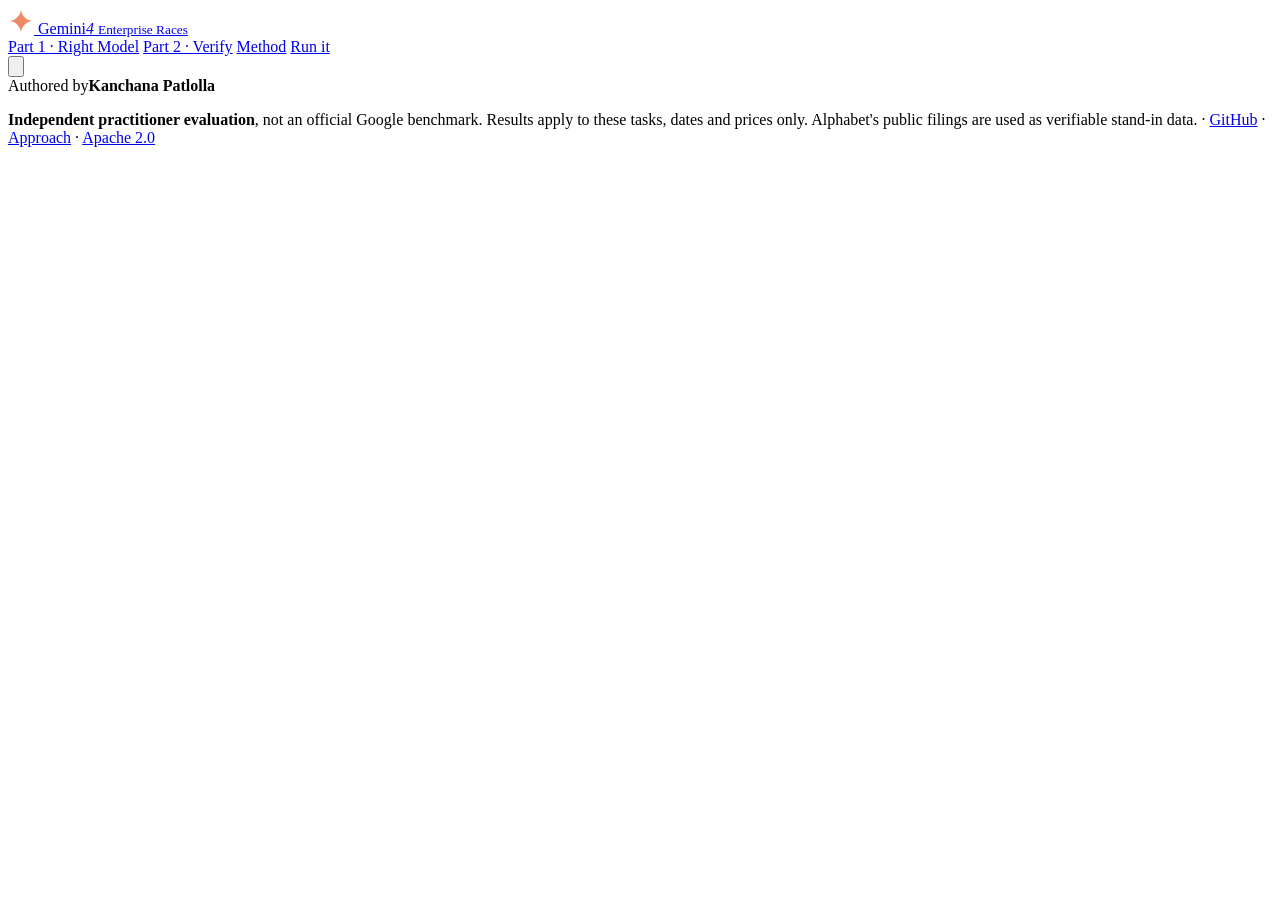
<file: site/src/index.tpl.html>
<!DOCTYPE html>
<html lang="en">
<head>
<!-- Google Tag Manager -->
<script>(function(w,d,s,l,i){w[l]=w[l]||[];w[l].push({'gtm.start':
new Date().getTime(),event:'gtm.js'});var f=d.getElementsByTagName(s)[0],
j=d.createElement(s),dl=l!='dataLayer'?'&l='+l:'';j.async=true;j.src=
'https://www.googletagmanager.com/gtm.js?id='+i+dl;f.parentNode.insertBefore(j,f);
})(window,document,'script','dataLayer','GTM-MKN39GPM');</script>
<!-- End Google Tag Manager -->
<meta charset="UTF-8">
<meta name="viewport" content="width=device-width, initial-scale=1.0">
<meta name="referrer" content="strict-origin-when-cross-origin">
<title>Gemini for Real-Life Enterprise Use Cases: Right Model, Right Job</title>
<meta name="description" content="Script-graded tests of Gemini 4 Hydrogen, Gemini 4 Neon and Gemini 3.8 Flash on enterprise workflows: financial reporting analysis, call intelligence, and review and controls. Accuracy, time and cost per task.">
<link rel="canonical" href="https://gemini4.cloudrace.info/">
<meta property="og:title" content="Gemini for Real-Life Enterprise Use Cases">
<meta property="og:description" content="Which Gemini model should run each enterprise workflow? Accuracy, time and cost on real filings and a real earnings call.">
<meta property="og:url" content="https://gemini4.cloudrace.info/">
<meta property="og:type" content="website">
<meta property="og:image" content="https://gemini4.cloudrace.info/assets/youtube_thumbnail.png">
<meta property="og:image:width" content="1280">
<meta property="og:image:height" content="720">
<meta name="twitter:card" content="summary_large_image">
<meta name="twitter:image" content="https://gemini4.cloudrace.info/assets/youtube_thumbnail.png">
<link rel="preconnect" href="https://fonts.googleapis.com">
<link rel="preconnect" href="https://fonts.gstatic.com" crossorigin>
<link href="https://fonts.googleapis.com/css2?family=Playfair+Display:ital,wght@0,600;0,700;0,800;1,600&family=Raleway:wght@400;500;600;700&family=Red+Hat+Mono:wght@400;500;600&display=swap" rel="stylesheet">
<style>/*CSS*/</style>
</head>
<body>
<!-- Google Tag Manager (noscript) -->
<noscript><iframe src="https://www.googletagmanager.com/ns.html?id=GTM-MKN39GPM"
height="0" width="0" style="display:none;visibility:hidden"></iframe></noscript>
<!-- End Google Tag Manager (noscript) -->
<div class="app">
  <header class="top">
    <a class="brand" href="#/part1">
      <svg width="26" height="26" viewBox="0 0 26 26" aria-hidden="true"><path d="M13 2c.9 5.8 5.2 10.1 11 11-5.8.9-10.1 5.2-11 11-.9-5.8-5.2-10.1-11-11C7.8 12.1 12.1 7.8 13 2z" fill="#EE8A66"/></svg>
      <span>Gemini<em>4</em> <small>Enterprise Races</small></span>
    </a>
    <nav class="tabs" aria-label="Sections">
      <a class="tab" data-tab="part1" href="#/part1">Part 1 · Right Model</a>
      <a class="tab" data-tab="part2" href="#/part2">Part 2 · Verify</a>
      <a class="tab" data-tab="method" href="#/method">Method</a>
      <a class="tab" data-tab="run" href="#/run">Run it</a>
    </nav>
    <span class="grow"></span>
    <button class="iconbtn" id="theme" title="Toggle dark mode" aria-label="Toggle dark mode"><svg class="ico" viewBox="0 0 24 24" fill="none" stroke="currentColor" stroke-width="2" stroke-linejoin="round"><path d="M20 14.5A8 8 0 0 1 9.5 4 8 8 0 1 0 20 14.5z"/></svg></button>
    <div class="by"><span>Authored by</span><b>Kanchana Patlolla</b></div>
  </header>
  <main id="view" class="view" tabindex="-1"></main>
  <footer class="foot">
    <p><b>Independent practitioner evaluation</b>, not an official Google benchmark. Results apply to these tasks, dates and prices only. Alphabet's public filings are used as verifiable stand-in data.
    · <a href="https://github.com/kanchpat/gemini4-enterprise-races">GitHub</a>
    · <a href="https://github.com/kanchpat/gemini4-enterprise-races/blob/main/docs/approach.md">Approach</a>
    · <a href="https://github.com/kanchpat/gemini4-enterprise-races/blob/main/LICENSE">Apache 2.0</a></p>
  </footer>
</div>
<script>/*JS*/</script>
</body>
</html>
</file>
